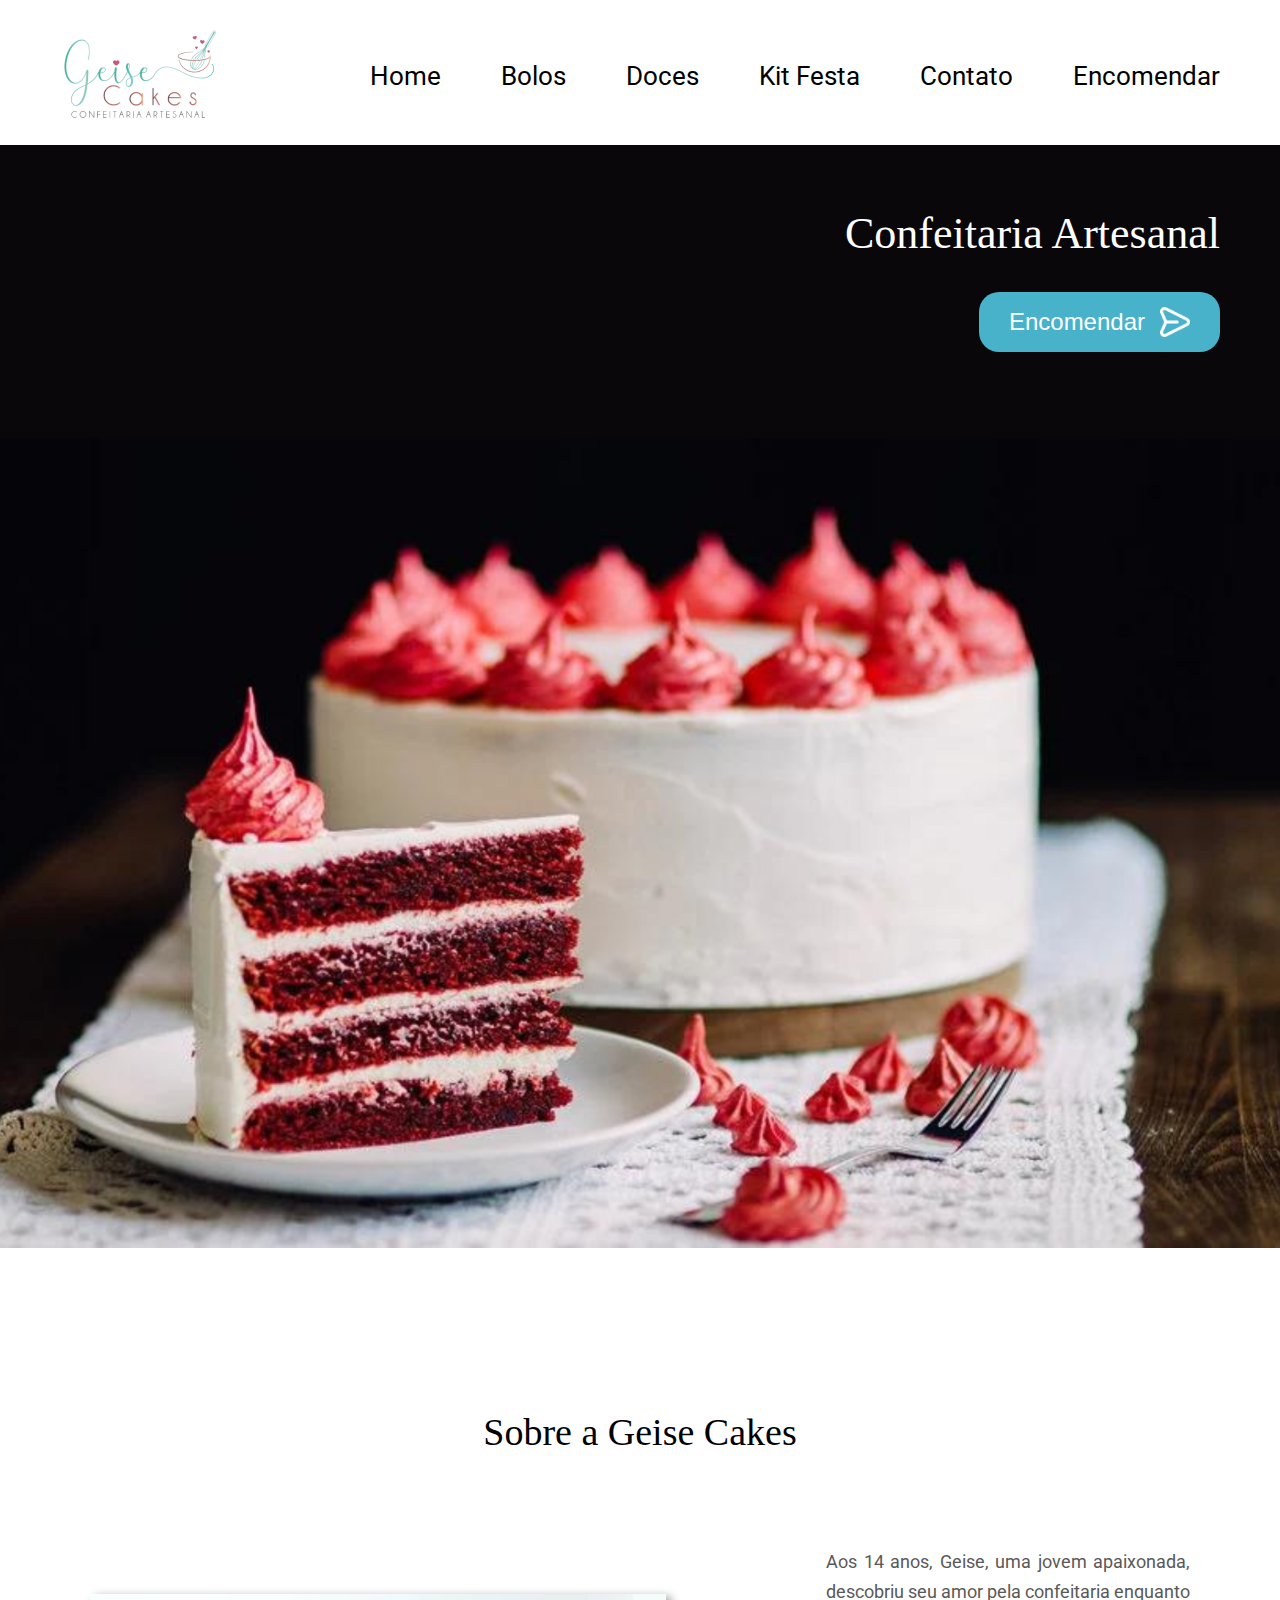
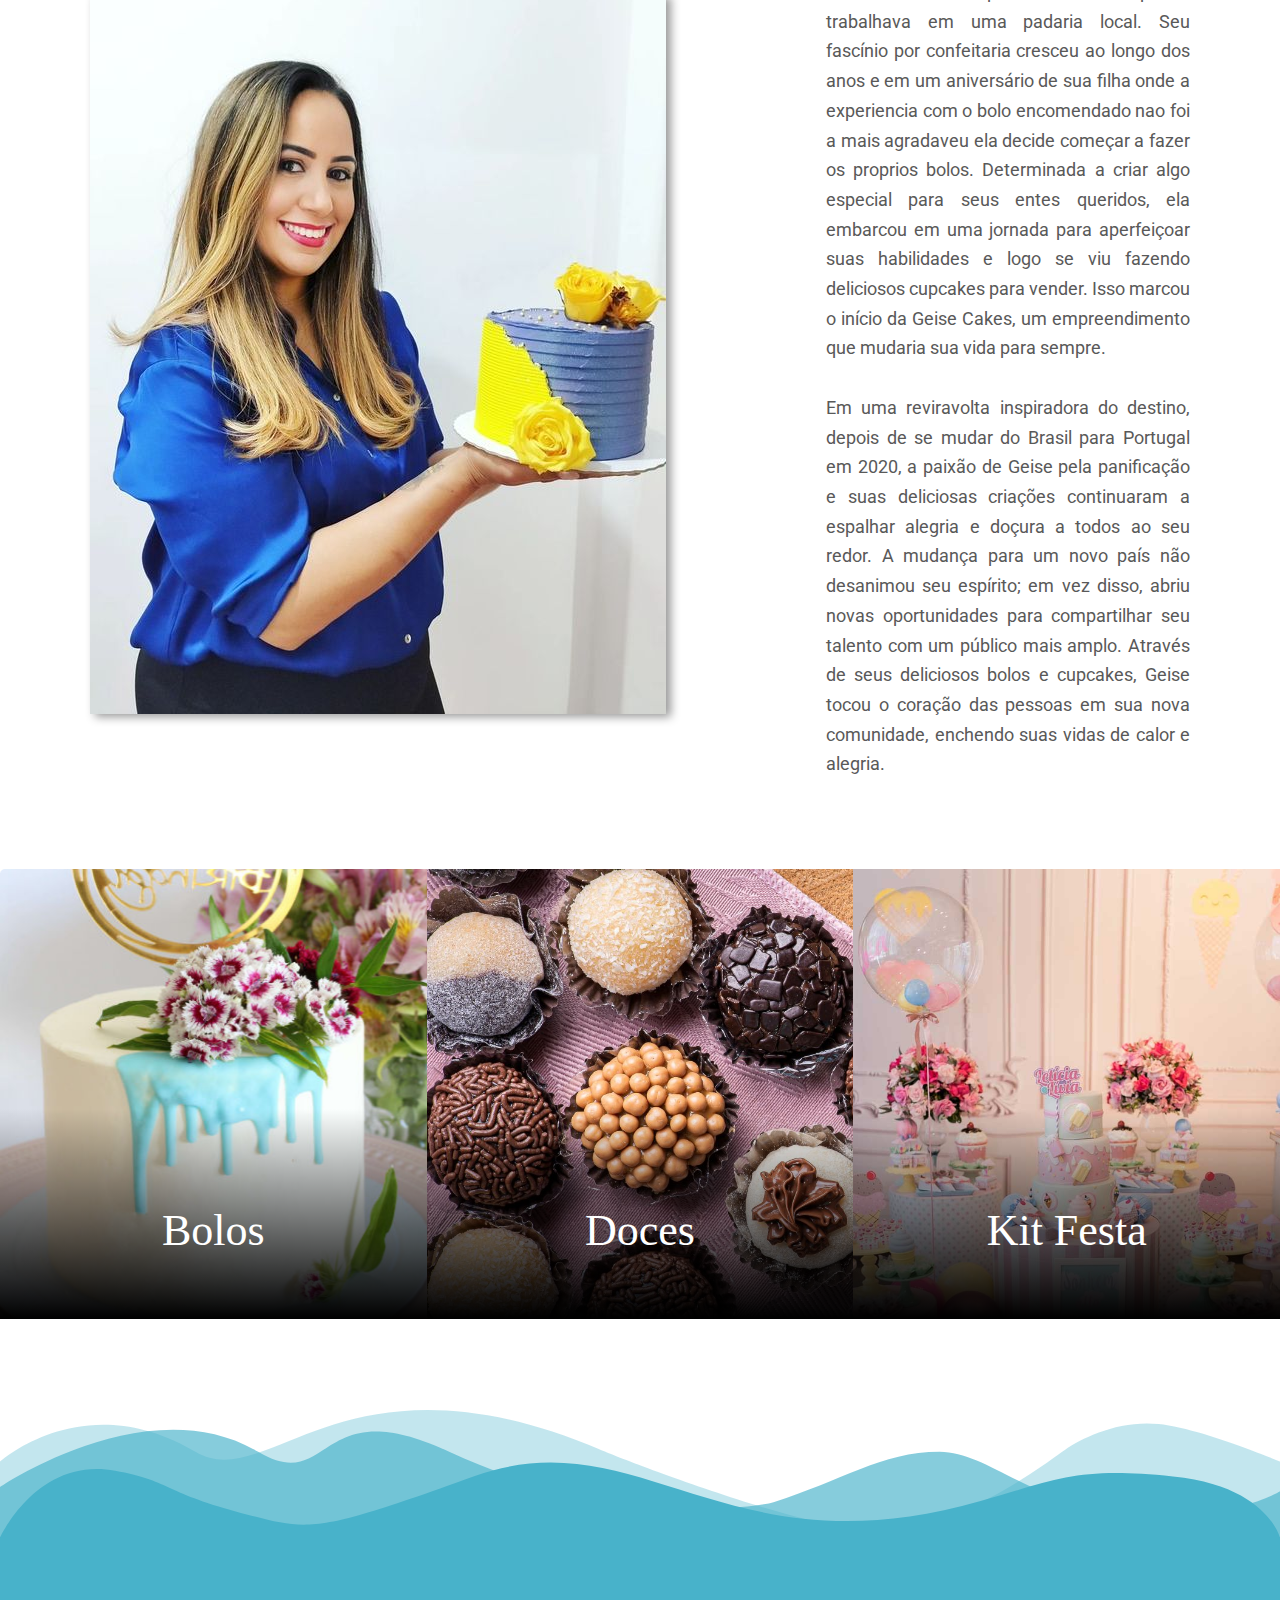
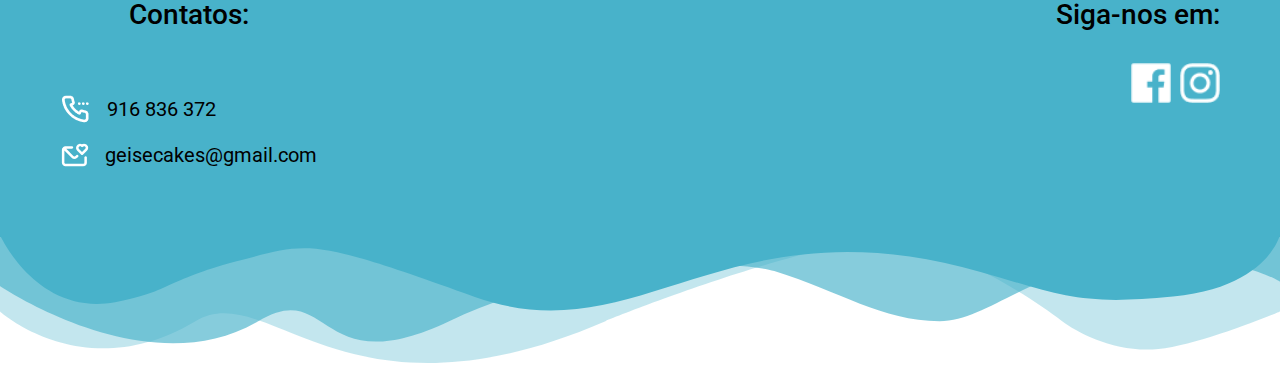
<file: index.html>
<!DOCTYPE html>
<html lang="en">
<head>
    <meta charset="UTF-8">
    <meta http-equiv="X-UA-Compatible" content="IE=edge">
    <meta name="viewport" content="width=device-width, initial-scale=1.0">
    <link rel="stylesheet" href="css/reset.css">
    <link rel="stylesheet" href="css/style.css">
    <link href='https://fonts.googleapis.com/css?family=Roboto' rel='stylesheet'>
    <link href = " https://fonts.cdnfonts.com/css/milonga " rel = "stylesheet" >
    <title>Geise Cakes</title>
</head>
<body>
    <header>
		<div class="logo">
            <a href="index.html"> <img src="image/logogeisecakes.png" alt="Logo Geise Cakes"></a>
		</div>
        <nav class="menu">
            <div class="espaco"></div>
            <ul class="conteudo">
                <li class="1 decoracaomenu"> <a href="index.html"> Home</a></li>
                <li class="2 decoracaomenu"> <a href="bolos.html"> Bolos</a></li>
                <li class="3 decoracaomenu"><a href="doces.html">Doces</a></li>
                <li class="4 decoracaomenu"><a href="kitfesta.html">Kit Festa</a></li>
                <li class="5 decoracaomenu"><a href="contato.html">Contato</a></li>
                <li class="6 decoracaomenu"><a href="encomendar.html">Encomendar</a></li>
                
            </ul>
			<button class="buttonclose">X</button>
        </nav>
		<div class="menu-overlay"></div>
		<div class="menu-mobile"></div>
    </header>
   
    <div class="imagemHome">
        <div class="chamadadeacao">
            <h1>Confeitaria Artesanal</h1>
           <div class="edicaobutton">
             <button  onclick="window.location.href = 'encomendar.html'">Encomendar <img class="seta" src="image/Vector.png" alt="icon de seta"></button>
            </div>
        </div>

    </div>
    <div class="sobre">
        <h2 class="h2sobre">Sobre a Geise Cakes</h2>
        <div class="conteudosobre">
            <div class="imgsobre"><img src="image/Geise.jpg" alt=""></div>
            <div class="paragrafosobre">  
                <p>Aos 14 anos, Geise, uma jovem apaixonada, descobriu seu amor pela confeitaria enquanto trabalhava em uma padaria local. Seu fascínio por confeitaria cresceu ao longo dos anos e em um aniversário de sua filha onde a experiencia com o bolo encomendado nao foi a mais agradaveu ela decide começar a fazer os proprios bolos. Determinada a criar algo especial para seus entes queridos, ela embarcou em uma jornada para aperfeiçoar suas habilidades e logo se viu fazendo deliciosos cupcakes para vender. Isso marcou o início da Geise Cakes, um empreendimento que mudaria sua vida para sempre.</p>

                <p class="padding-top-s">Em uma reviravolta inspiradora do destino, depois de se mudar do Brasil para Portugal em 2020, a paixão de Geise pela panificação e suas deliciosas criações continuaram a espalhar alegria e doçura a todos ao seu redor. A mudança para um novo país não desanimou seu espírito; em vez disso, abriu novas oportunidades para compartilhar seu talento com um público mais amplo. Através de seus deliciosos bolos e cupcakes, Geise tocou o coração das pessoas em sua nova comunidade, enchendo suas vidas de calor e alegria.</p>

            </div>
    </div>

    <div class="imagens">
        <div class="pagina bolo">
            <a class="decoracao" href="bolos.html">Bolos</a> 
            <div class="gradiente" ></div>
            
        </div>
        <div class="pagina doces">
            <a class="decoracao" href="doces.html">Doces</a>
            <div class="gradiente" ></div>
            
        </div>
        <div class="pagina kitfesta">
            <a class="decoracao" href="kitfesta.html">Kit Festa</a>
            <div class="gradiente" ></div>
            
        </div>
    </div>
    <section>
        <div><svg class="onda topo" xmlns="http://www.w3.org/2000/svg" viewBox="0 0 1000 100" preserveAspectRatio="none">
                <path class="elementor-shape-fill" opacity="0.33" d="M473,67.3c-203.9,88.3-263.1-34-320.3,0C66,119.1,0,59.7,0,59.7V0h1000v59.7 c0,0-62.1,26.1-94.9,29.3c-32.8,3.3-62.8-12.3-75.8-22.1C806,49.6,745.3,8.7,694.9,4.7S492.4,59,473,67.3z"></path>
                <path class="elementor-shape-fill" opacity="0.66" d="M734,67.3c-45.5,0-77.2-23.2-129.1-39.1c-28.6-8.7-150.3-10.1-254,39.1 s-91.7-34.4-149.2,0C115.7,118.3,0,39.8,0,39.8V0h1000v36.5c0,0-28.2-18.5-92.1-18.5C810.2,18.1,775.7,67.3,734,67.3z"></path>
                <path class="elementor-shape-fill" d="M766.1,28.9c-200-57.5-266,65.5-395.1,19.5C242,1.8,242,5.4,184.8,20.6C128,35.8,132.3,44.9,89.9,52.5C28.6,63.7,0,0,0,0 h1000c0,0-9.9,40.9-83.6,48.1S829.6,47,766.1,28.9z"></path>
            </svg></div>
     
        <div class="footer">
            
            <div class="contatos ct"> 
                <h4>Contatos:</h4> 
                     <p class="telefone " > <img src="image/calling.png" alt=""> 916 836 372</p>
                     <p class="email " > <img src="image/envelope-heart.png" alt=""> geisecakes@gmail.com</p>     
            </div> 
    
            <div class="siga ct">
                <h4>Siga-nos em:</h4>
                <div class="social">
                    <img class="iconsocial" src="image/facebook.png" alt="logo facebook">
                    <img class="iconsocial" src="image/instagram.png" alt="logo instagram">
                </div>
            </div>
        </div>

        <div>
            <svg class="onda" xmlns="http://www.w3.org/2000/svg" viewBox="0 0 1000 100" preserveAspectRatio="none">
                <path class="elementor-shape-fill" opacity="0.33" d="M473,67.3c-203.9,88.3-263.1-34-320.3,0C66,119.1,0,59.7,0,59.7V0h1000v59.7 c0,0-62.1,26.1-94.9,29.3c-32.8,3.3-62.8-12.3-75.8-22.1C806,49.6,745.3,8.7,694.9,4.7S492.4,59,473,67.3z" ></path>
                <path class="elementor-shape-fill" opacity="0.66" d="M734,67.3c-45.5,0-77.2-23.2-129.1-39.1c-28.6-8.7-150.3-10.1-254,39.1 s-91.7-34.4-149.2,0C115.7,118.3,0,39.8,0,39.8V0h1000v36.5c0,0-28.2-18.5-92.1-18.5C810.2,18.1,775.7,67.3,734,67.3z"></path>
                <path class="elementor-shape-fill" d="M766.1,28.9c-200-57.5-266,65.5-395.1,19.5C242,1.8,242,5.4,184.8,20.6C128,35.8,132.3,44.9,89.9,52.5C28.6,63.7,0,0,0,0 h1000c0,0-9.9,40.9-83.6,48.1S829.6,47,766.1,28.9z"></path>
            </svg>
        </div>
    </section>
	
	<script src="js/script.js"></script>
</body>
</html>
</file>
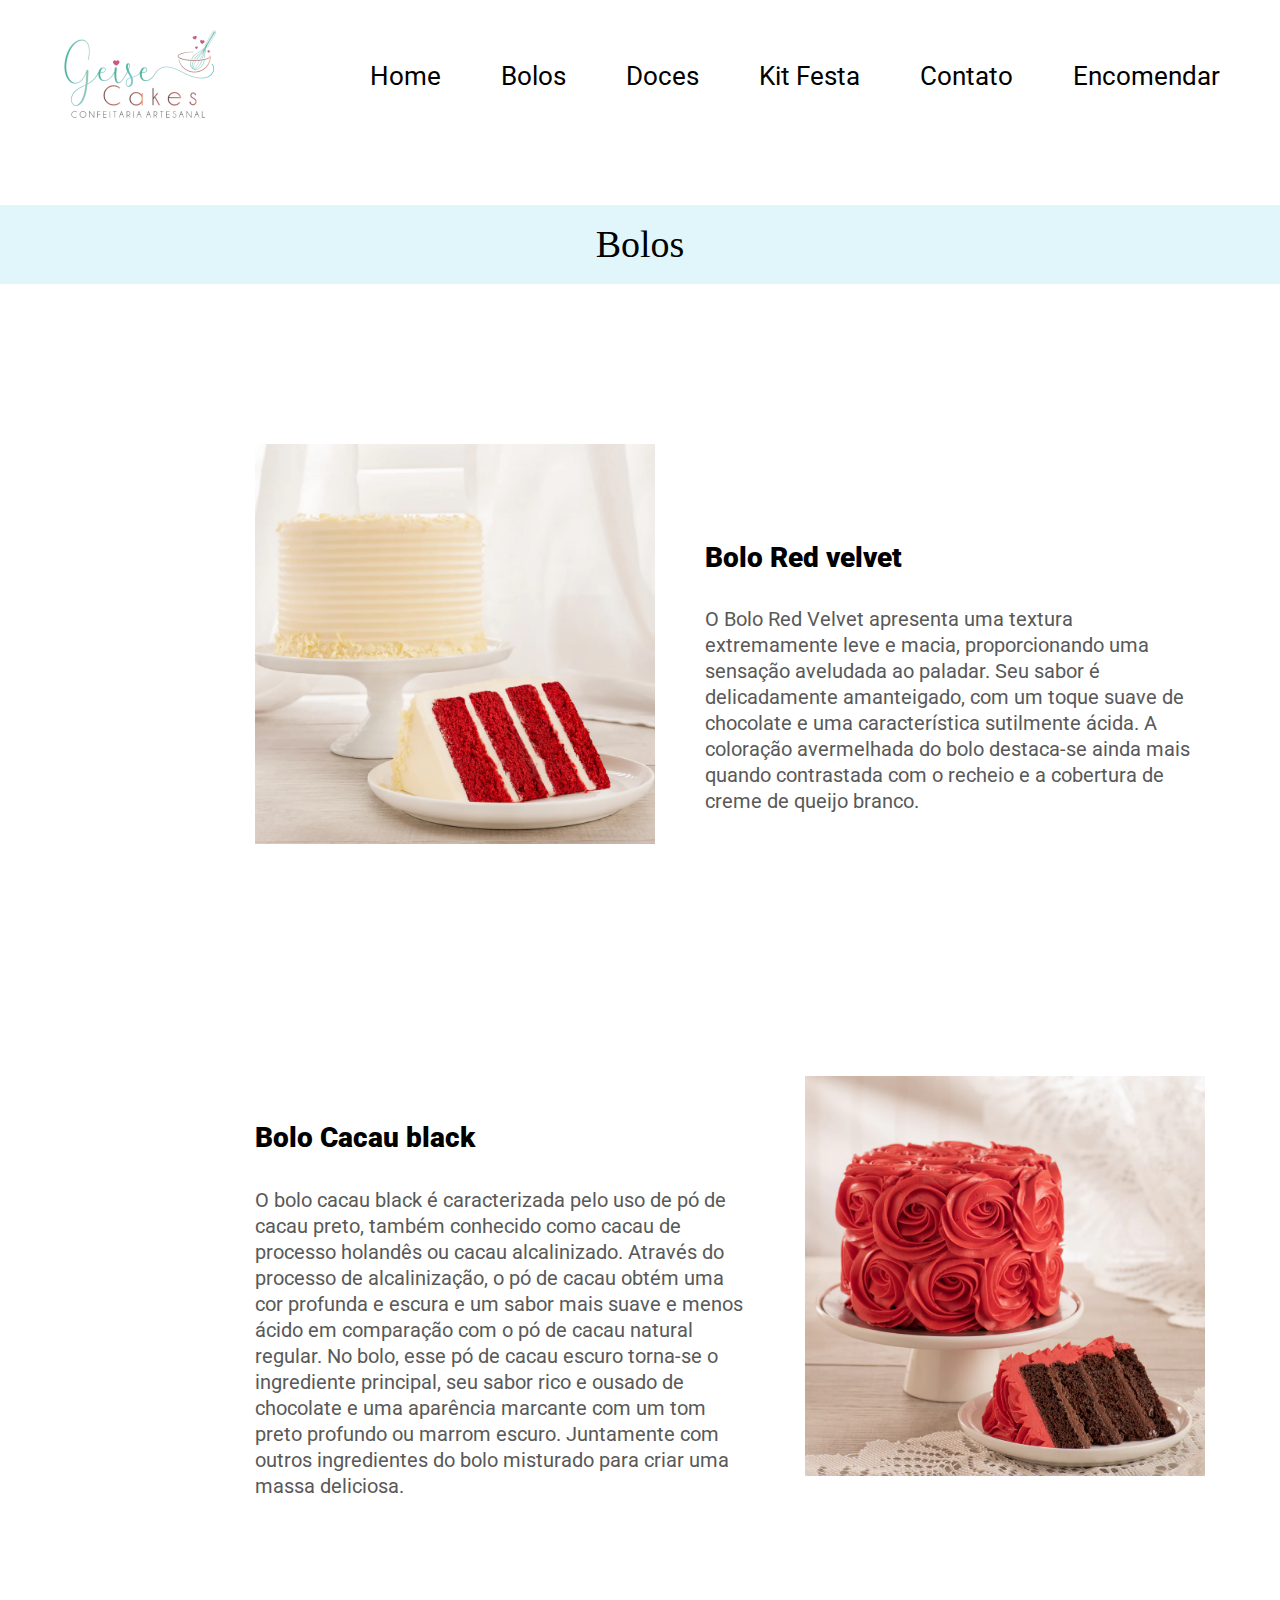
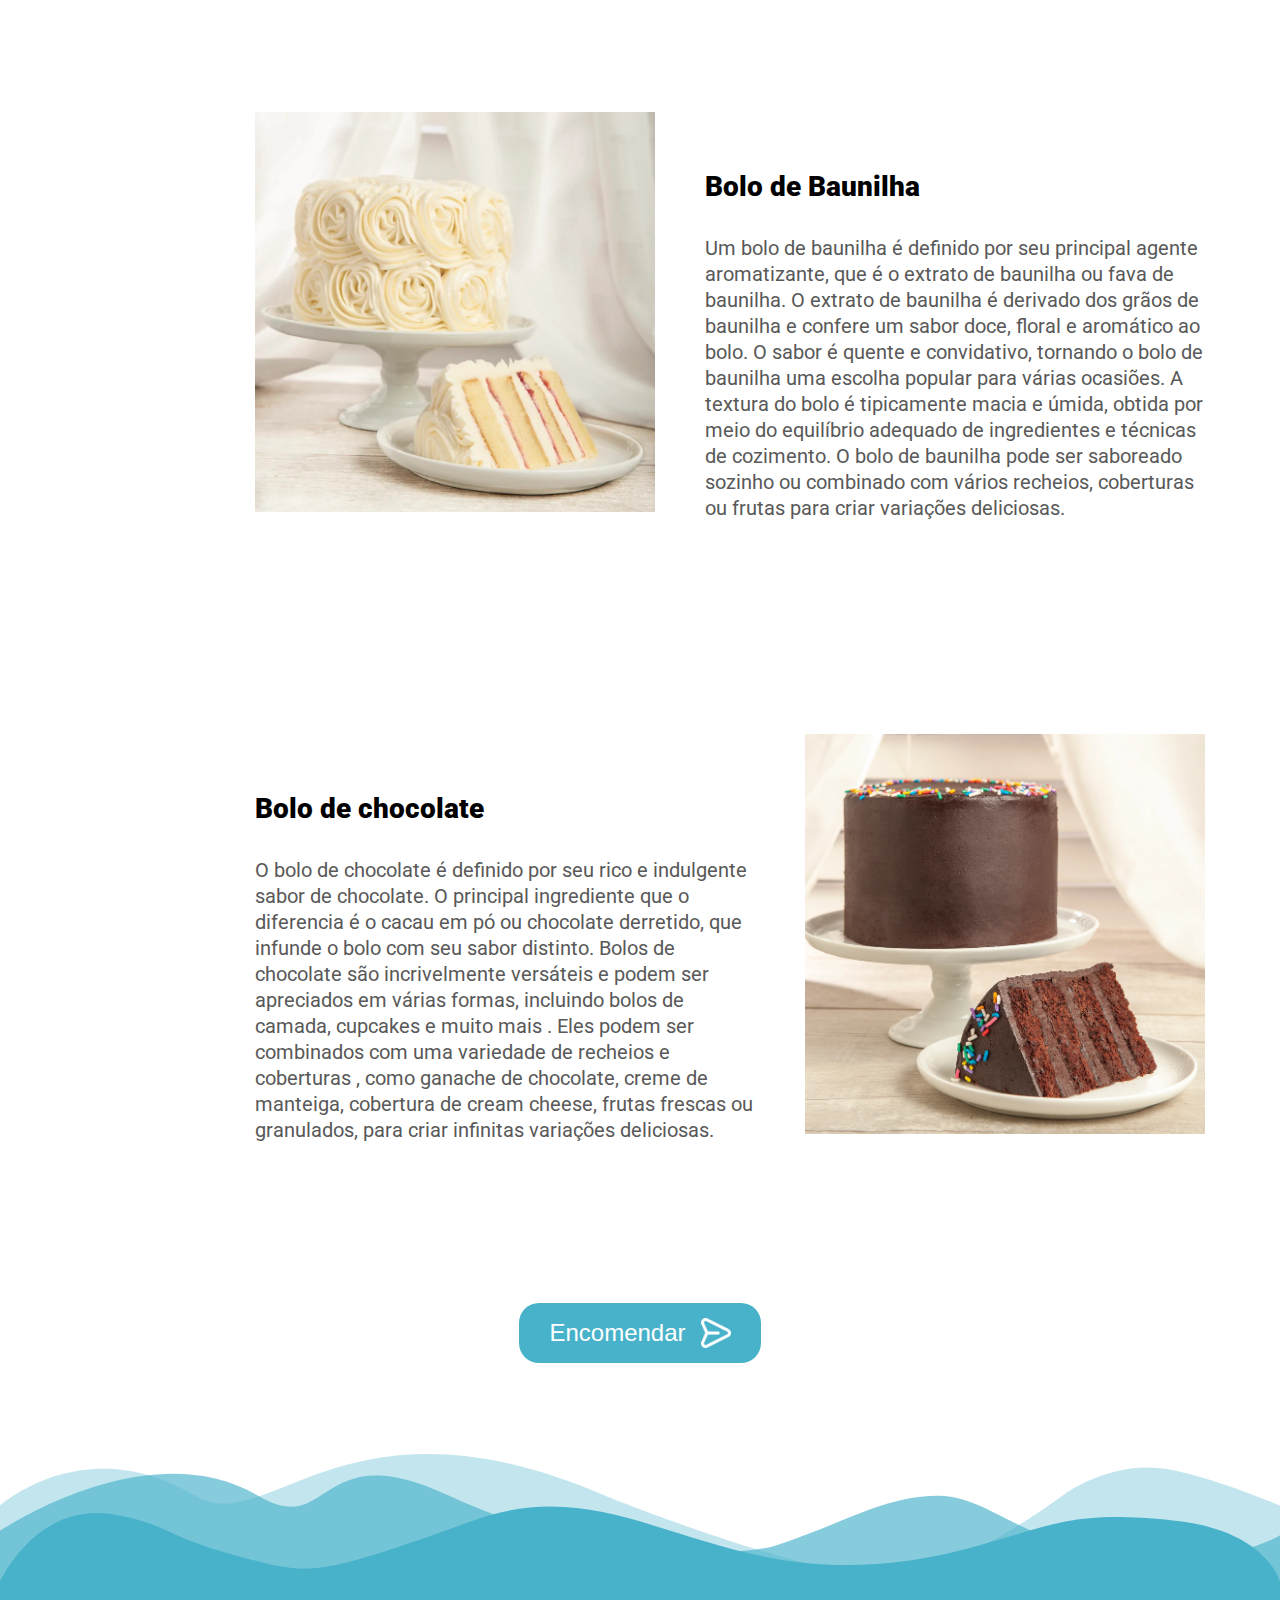
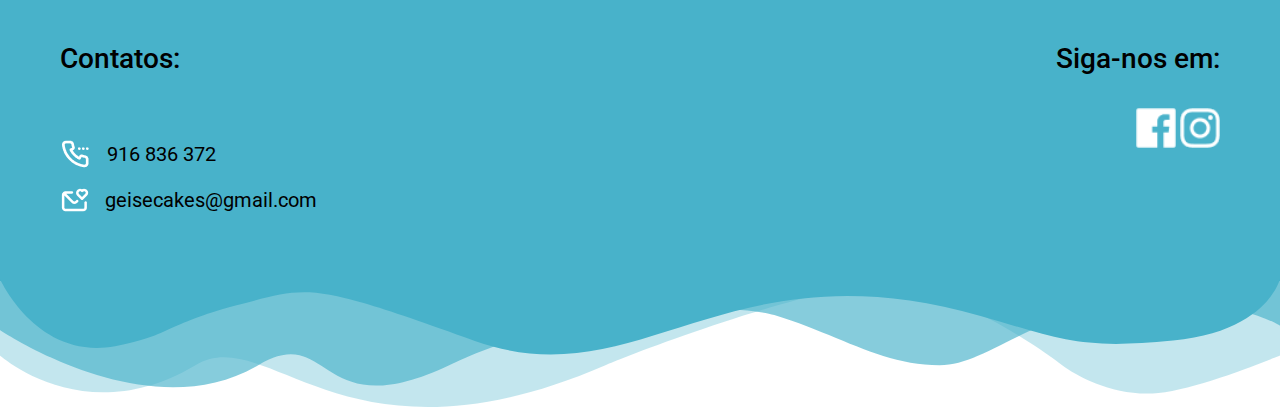
<file: bolos.html>
<!DOCTYPE html>
<html lang="en">
    <head>
        <meta charset="UTF-8">
        <meta name="viewport" content="width=device-width, initial-scale=1.0">
        <link rel="stylesheet" href="css/reset.css">
        <link rel="stylesheet" href="css/style.css">
        <link href='https://fonts.googleapis.com/css?family=Roboto' rel='stylesheet'>
        <link href = " https://fonts.cdnfonts.com/css/milonga " rel = "stylesheet" >
        <title>Bolos</title>
    </head>
    <body>
        <header>
		<div class="logo">
            <a href="index.html"> <img src="image/logogeisecakes.png" alt="Logo Geise Cakes"></a>
		</div>
        <nav class="menu">
            <div class="espaco"></div>
            <ul class="conteudo">
                <li class="1 decoracaomenu"> <a href="index.html"> Home</a></li>
                <li class="2 decoracaomenu"> <a href="bolos.html"> Bolos</a></li>
                <li class="3 decoracaomenu"><a href="doces.html">Doces</a></li>
                <li class="4 decoracaomenu"><a href="kitfesta.html">Kit Festa</a></li>
                <li class="5 decoracaomenu"><a href="contato.html">Contato</a></li>
                <li class="6 decoracaomenu"><a href="encomendar.html">Encomendar</a></li>
                
            </ul>
			<button class="buttonclose">X</button>
        </nav>
		<div class="menu-overlay"></div>
		<div class="menu-mobile"></div>
    </header>

        <section>
        <div class="titulopagina"> <h2>Bolos</h2></div>
    

            <div class="card primeirocard">
                <div class="img "> <img src="image/imgredvelvet.webp" alt=""></div>
                <div class="textocard">
                        <h4>Bolo Red velvet</h4>
                        <p class="textocorrido">
                            O Bolo Red Velvet apresenta uma textura extremamente leve e macia, proporcionando uma sensação aveludada ao paladar. Seu sabor é delicadamente amanteigado, com um toque suave de chocolate e uma característica sutilmente ácida. A coloração avermelhada do bolo destaca-se ainda mais quando contrastada com o recheio e a cobertura de creme de queijo branco.</p>
                </div>
            </div>


            <div class="card segundocard">
                
                <div class="textocard">
                    <h4>Bolo Cacau black</h4>
                    <p class="textocorrido">O bolo cacau black é caracterizada pelo uso de pó de cacau preto, também conhecido como cacau de processo holandês ou cacau alcalinizado. Através do processo de alcalinização, o pó de cacau obtém uma cor profunda e escura e um sabor mais suave e menos ácido em comparação com o pó de cacau natural regular.
                         No bolo, esse pó de cacau escuro torna-se o ingrediente principal, seu sabor rico e ousado de chocolate e uma aparência marcante com um tom preto profundo ou marrom escuro. Juntamente com outros ingredientes do bolo misturado para criar uma massa deliciosa.</p>
                </div>
                <div class="img "><img src="image/imgcacaublack.webp" alt=""></div>
            </div>

            <div class="card">
                <div class="img "><img src="image/imgbaunilia.webp" alt=""></div>
                <div class="textocard">
                    <h4>Bolo de Baunilha</h4>
                    <p class="textocorrido">Um bolo de baunilha é definido por seu principal agente aromatizante, que é o extrato de baunilha ou fava de baunilha. O extrato de baunilha é derivado dos grãos de baunilha e confere um sabor doce, floral e aromático ao bolo. O sabor é quente e convidativo, tornando o bolo de baunilha uma escolha popular para várias ocasiões. A textura do bolo é tipicamente macia e úmida, obtida por meio do equilíbrio adequado de ingredientes e técnicas de cozimento. O bolo de baunilha pode ser saboreado sozinho ou combinado com vários recheios, coberturas ou frutas para criar variações deliciosas.</p>
                </div>
            </div>
        
        
            <div class="card segundocard">
                
                <div class="textocard">
                    <h4>Bolo de chocolate</h4>
                    <p class="textocorrido">O bolo de chocolate é definido por seu rico e indulgente sabor de chocolate. O principal ingrediente que o diferencia é o cacau em pó ou chocolate derretido, que infunde o bolo com seu sabor distinto. Bolos de chocolate são incrivelmente versáteis e podem ser apreciados em várias formas, incluindo bolos de camada, cupcakes e muito mais . Eles podem ser combinados com uma variedade de recheios e coberturas , como ganache de chocolate, creme de manteiga, cobertura de cream cheese, frutas frescas ou granulados, para criar infinitas variações deliciosas.</p>
                </div>
                <div class="img "><img src="image/imgchocolate.webp" alt=""></div>
            </div>





            <div class="buttonrestantes"> 
                <button  onclick="window.location.href = 'encomendar.html'">Encomendar <img class="seta" src="image/Vector.png" alt="icon de seta"></button>
            </div>

            <section>
                <div><svg class="onda topo" xmlns="http://www.w3.org/2000/svg" viewBox="0 0 1000 100" preserveAspectRatio="none">
                        <path class="elementor-shape-fill" opacity="0.33" d="M473,67.3c-203.9,88.3-263.1-34-320.3,0C66,119.1,0,59.7,0,59.7V0h1000v59.7 c0,0-62.1,26.1-94.9,29.3c-32.8,3.3-62.8-12.3-75.8-22.1C806,49.6,745.3,8.7,694.9,4.7S492.4,59,473,67.3z"></path>
                        <path class="elementor-shape-fill" opacity="0.66" d="M734,67.3c-45.5,0-77.2-23.2-129.1-39.1c-28.6-8.7-150.3-10.1-254,39.1 s-91.7-34.4-149.2,0C115.7,118.3,0,39.8,0,39.8V0h1000v36.5c0,0-28.2-18.5-92.1-18.5C810.2,18.1,775.7,67.3,734,67.3z"></path>
                        <path class="elementor-shape-fill" d="M766.1,28.9c-200-57.5-266,65.5-395.1,19.5C242,1.8,242,5.4,184.8,20.6C128,35.8,132.3,44.9,89.9,52.5C28.6,63.7,0,0,0,0 h1000c0,0-9.9,40.9-83.6,48.1S829.6,47,766.1,28.9z"></path>
                    </svg></div>
             
                <div class="footer">
                    
                    <div class="contatos ct"> 
                        <h4>Contatos:</h4> 
                             <p class="telefone " > <img src="image/calling.png" alt=""> 916 836 372</p>
                             <p class="email " > <img src="image/envelope-heart.png" alt=""> geisecakes@gmail.com</p>     
                    </div> 
            
                    <div class="siga ct">
                        <h4>Siga-nos em:</h4>
                        <div class="social">
                            <img class="iconsocial" src="image/facebook.png" alt="logo facebook">
                            <img class="iconsocial" src="image/instagram.png" alt="logo instagram">
                        </div>
                    </div>
                </div>
    
                <div>
                    <svg class="onda" xmlns="http://www.w3.org/2000/svg" viewBox="0 0 1000 100" preserveAspectRatio="none">
                        <path class="elementor-shape-fill" opacity="0.33" d="M473,67.3c-203.9,88.3-263.1-34-320.3,0C66,119.1,0,59.7,0,59.7V0h1000v59.7 c0,0-62.1,26.1-94.9,29.3c-32.8,3.3-62.8-12.3-75.8-22.1C806,49.6,745.3,8.7,694.9,4.7S492.4,59,473,67.3z" ></path>
                        <path class="elementor-shape-fill" opacity="0.66" d="M734,67.3c-45.5,0-77.2-23.2-129.1-39.1c-28.6-8.7-150.3-10.1-254,39.1 s-91.7-34.4-149.2,0C115.7,118.3,0,39.8,0,39.8V0h1000v36.5c0,0-28.2-18.5-92.1-18.5C810.2,18.1,775.7,67.3,734,67.3z"></path>
                        <path class="elementor-shape-fill" d="M766.1,28.9c-200-57.5-266,65.5-395.1,19.5C242,1.8,242,5.4,184.8,20.6C128,35.8,132.3,44.9,89.9,52.5C28.6,63.7,0,0,0,0 h1000c0,0-9.9,40.9-83.6,48.1S829.6,47,766.1,28.9z"></path>
                    </svg>
                </div>
            </section>

        </section>
		
		<script src="js/script.js"></script>
    </body>
</html>
</file>
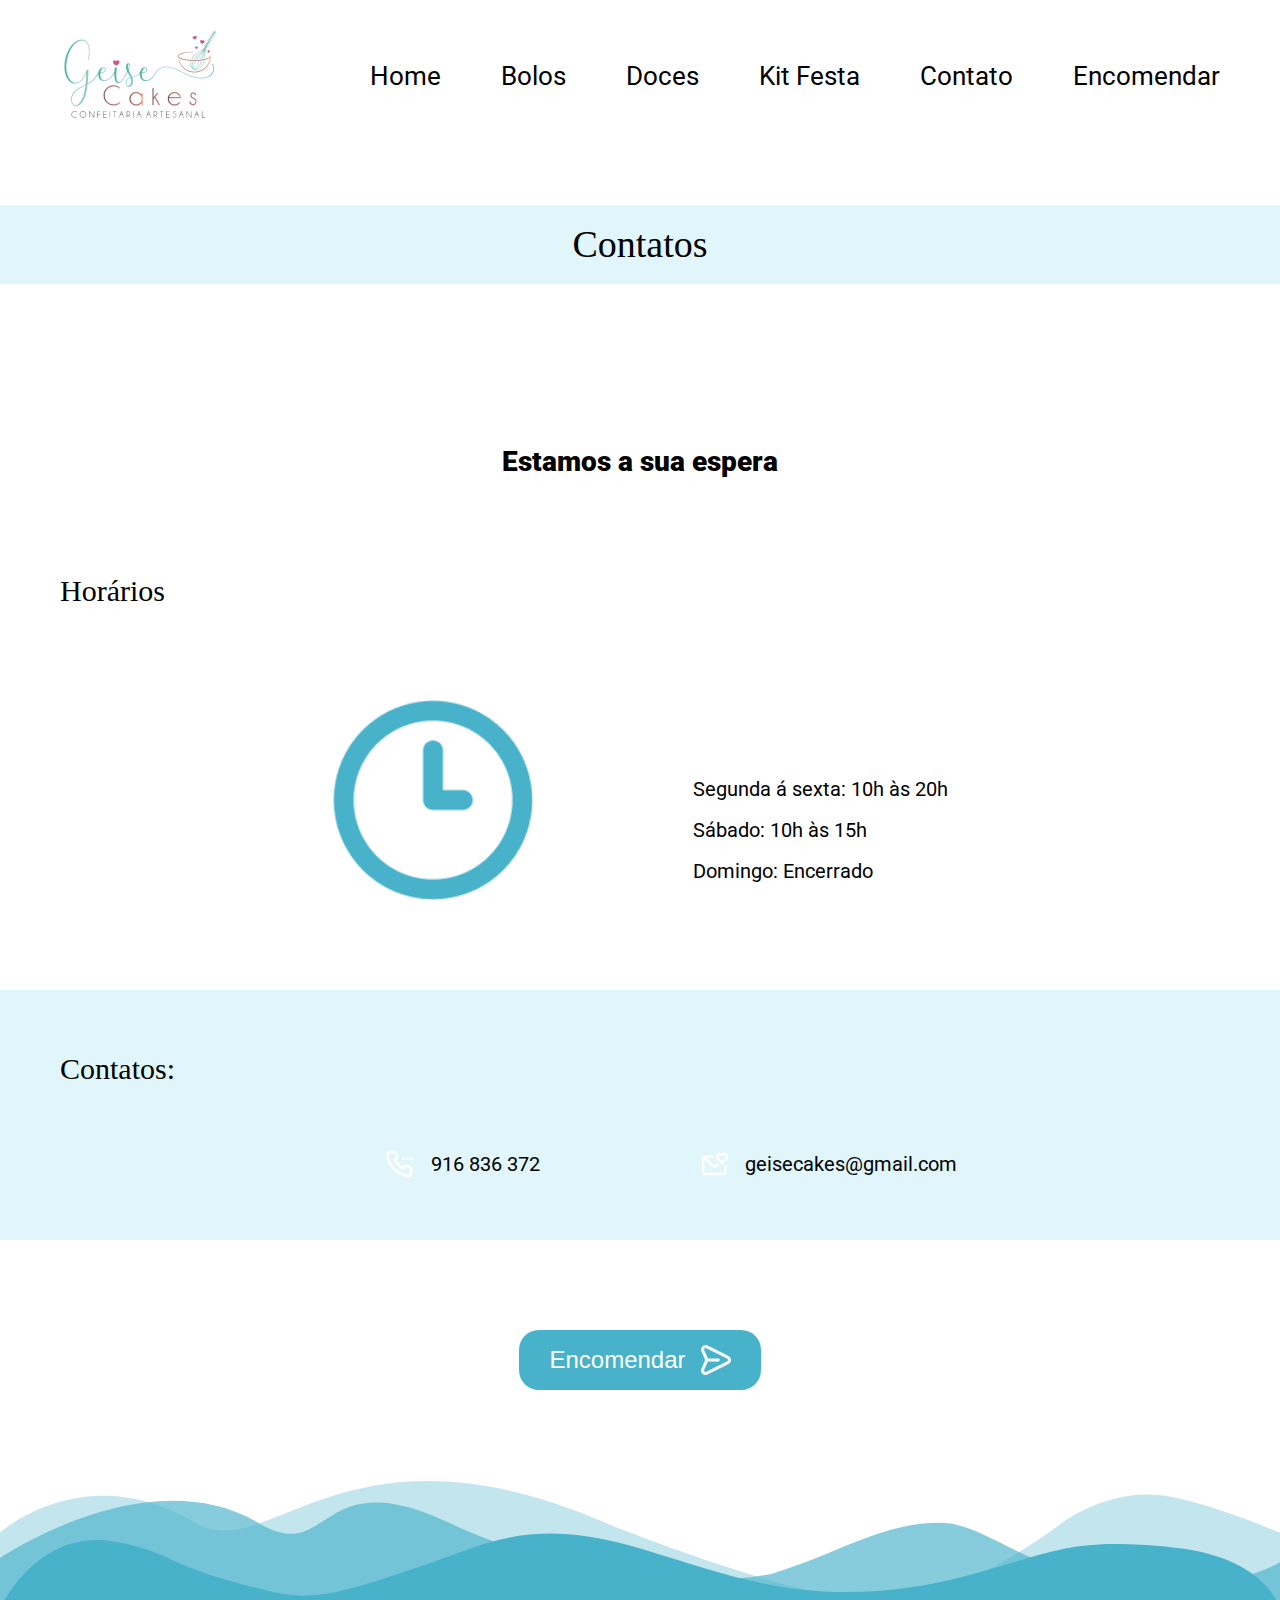
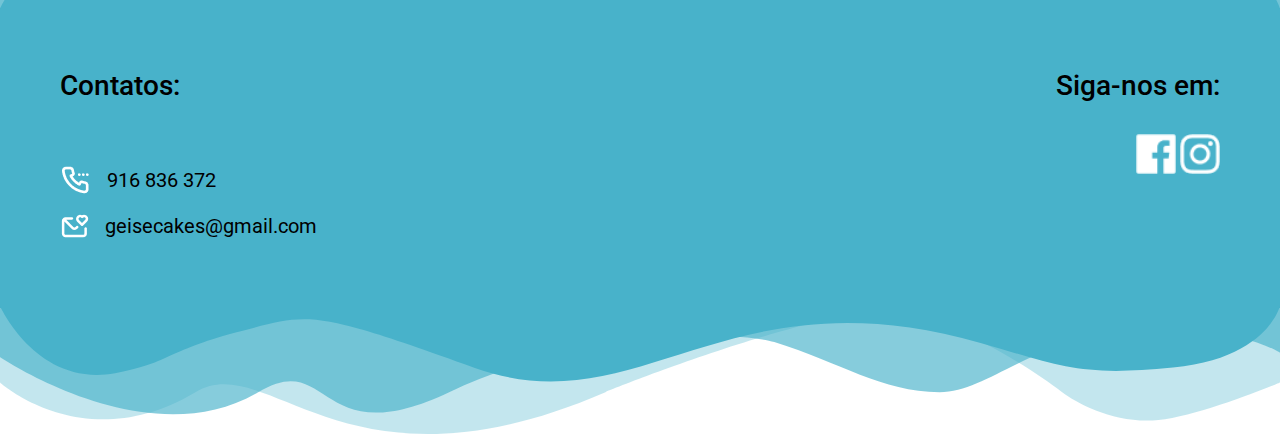
<file: contato.html>
<!DOCTYPE html>
<html lang="en">
    <head>
        <meta charset="UTF-8">
        <meta name="viewport" content="width=device-width, initial-scale=1.0">
        <link rel="stylesheet" href="css/reset.css">
        <link rel="stylesheet" href="css/style.css">
        <link href='https://fonts.googleapis.com/css?family=Roboto' rel='stylesheet'>
        <link href = " https://fonts.cdnfonts.com/css/milonga " rel = "stylesheet" >
        <title>Contato</title>
    </head>
    <body>
        <header>
		<div class="logo">
            <a href="index.html"> <img src="image/logogeisecakes.png" alt="Logo Geise Cakes"></a>
		</div>
        <nav class="menu">
            <div class="espaco"></div>
            <ul class="conteudo">
                <li class="1 decoracaomenu"> <a href="index.html"> Home</a></li>
                <li class="2 decoracaomenu"> <a href="bolos.html"> Bolos</a></li>
                <li class="3 decoracaomenu"><a href="doces.html">Doces</a></li>
                <li class="4 decoracaomenu"><a href="kitfesta.html">Kit Festa</a></li>
                <li class="5 decoracaomenu"><a href="contato.html">Contato</a></li>
                <li class="6 decoracaomenu"><a href="encomendar.html">Encomendar</a></li>
                
            </ul>
			<button class="buttonclose">X</button>
        </nav>
		<div class="menu-overlay"></div>
		<div class="menu-mobile"></div>
    </header>
       
            <div class="titulopagina"> <h2>Contatos</h2></div>
            <h4 class="subtitulo">Estamos a sua espera</h4>
            <div class="horario padding-left-m padding-right-m">
                <h3>Horários</h3>
                <div class="card cardrelogio">
                    <div class="img imgrelogio"> <img class="relogio" src="image/relogio.png" alt=""></div>
                    <div class="textocard">
                        <ul class="textocorridorelogio">
                            <li>Segunda á sexta:  10h às 20h</li>
                            <li class="margin-top-xs">Sábado:  10h às 15h</li>
                            <li class="margin-top-xs">Domingo: Encerrado</li>
                        </ul>
                    </div>
                </div>
            </div>

            <div class="contatos form "> 
                <div class="divcontatos">
                <h3>Contatos:</h3> 
                    <div class="teleemail">
                        <p class="telefone " > <img src="image/calling.png" alt=""> 916 836 372</p>
                        <p class="email emailcont"> <img src="image/envelope-heart.png" alt=""> geisecakes@gmail.com</p> 
                    </div>
                </div>    
            </div> 

            <div class="margin-top-l text-align-center"> <button  onclick="window.location.href = 'encomendar.html'">Encomendar <img class="seta" src="image/Vector.png" alt="icon de seta"></button></div>

            <section>
            <div><svg class="onda topo" xmlns="http://www.w3.org/2000/svg" viewBox="0 0 1000 100" preserveAspectRatio="none">
                    <path class="elementor-shape-fill" opacity="0.33" d="M473,67.3c-203.9,88.3-263.1-34-320.3,0C66,119.1,0,59.7,0,59.7V0h1000v59.7 c0,0-62.1,26.1-94.9,29.3c-32.8,3.3-62.8-12.3-75.8-22.1C806,49.6,745.3,8.7,694.9,4.7S492.4,59,473,67.3z"></path>
                    <path class="elementor-shape-fill" opacity="0.66" d="M734,67.3c-45.5,0-77.2-23.2-129.1-39.1c-28.6-8.7-150.3-10.1-254,39.1 s-91.7-34.4-149.2,0C115.7,118.3,0,39.8,0,39.8V0h1000v36.5c0,0-28.2-18.5-92.1-18.5C810.2,18.1,775.7,67.3,734,67.3z"></path>
                    <path class="elementor-shape-fill" d="M766.1,28.9c-200-57.5-266,65.5-395.1,19.5C242,1.8,242,5.4,184.8,20.6C128,35.8,132.3,44.9,89.9,52.5C28.6,63.7,0,0,0,0 h1000c0,0-9.9,40.9-83.6,48.1S829.6,47,766.1,28.9z"></path>
                </svg></div>
         
            <div class="footer">
                
                <div class="contatos ct"> 
                    <h4>Contatos:</h4> 
                         <p class="telefone " > <img src="image/calling.png" alt=""> 916 836 372</p>
                         <p class="email " > <img src="image/envelope-heart.png" alt=""> geisecakes@gmail.com</p>     
                </div> 
        
                <div class="siga ct">
                    <h4>Siga-nos em:</h4>
                    <div class="social">
                        <img class="iconsocial" src="image/facebook.png" alt="logo facebook">
                        <img class="iconsocial" src="image/instagram.png" alt="logo instagram">
                    </div>
                </div>
            </div>

            <div>
                <svg class="onda" xmlns="http://www.w3.org/2000/svg" viewBox="0 0 1000 100" preserveAspectRatio="none">
                    <path class="elementor-shape-fill" opacity="0.33" d="M473,67.3c-203.9,88.3-263.1-34-320.3,0C66,119.1,0,59.7,0,59.7V0h1000v59.7 c0,0-62.1,26.1-94.9,29.3c-32.8,3.3-62.8-12.3-75.8-22.1C806,49.6,745.3,8.7,694.9,4.7S492.4,59,473,67.3z" ></path>
                    <path class="elementor-shape-fill" opacity="0.66" d="M734,67.3c-45.5,0-77.2-23.2-129.1-39.1c-28.6-8.7-150.3-10.1-254,39.1 s-91.7-34.4-149.2,0C115.7,118.3,0,39.8,0,39.8V0h1000v36.5c0,0-28.2-18.5-92.1-18.5C810.2,18.1,775.7,67.3,734,67.3z"></path>
                    <path class="elementor-shape-fill" d="M766.1,28.9c-200-57.5-266,65.5-395.1,19.5C242,1.8,242,5.4,184.8,20.6C128,35.8,132.3,44.9,89.9,52.5C28.6,63.7,0,0,0,0 h1000c0,0-9.9,40.9-83.6,48.1S829.6,47,766.1,28.9z"></path>
                </svg>
            </div>
        </section>
            <script src="js/script.js"></script>
    </body>
</html>
</file>
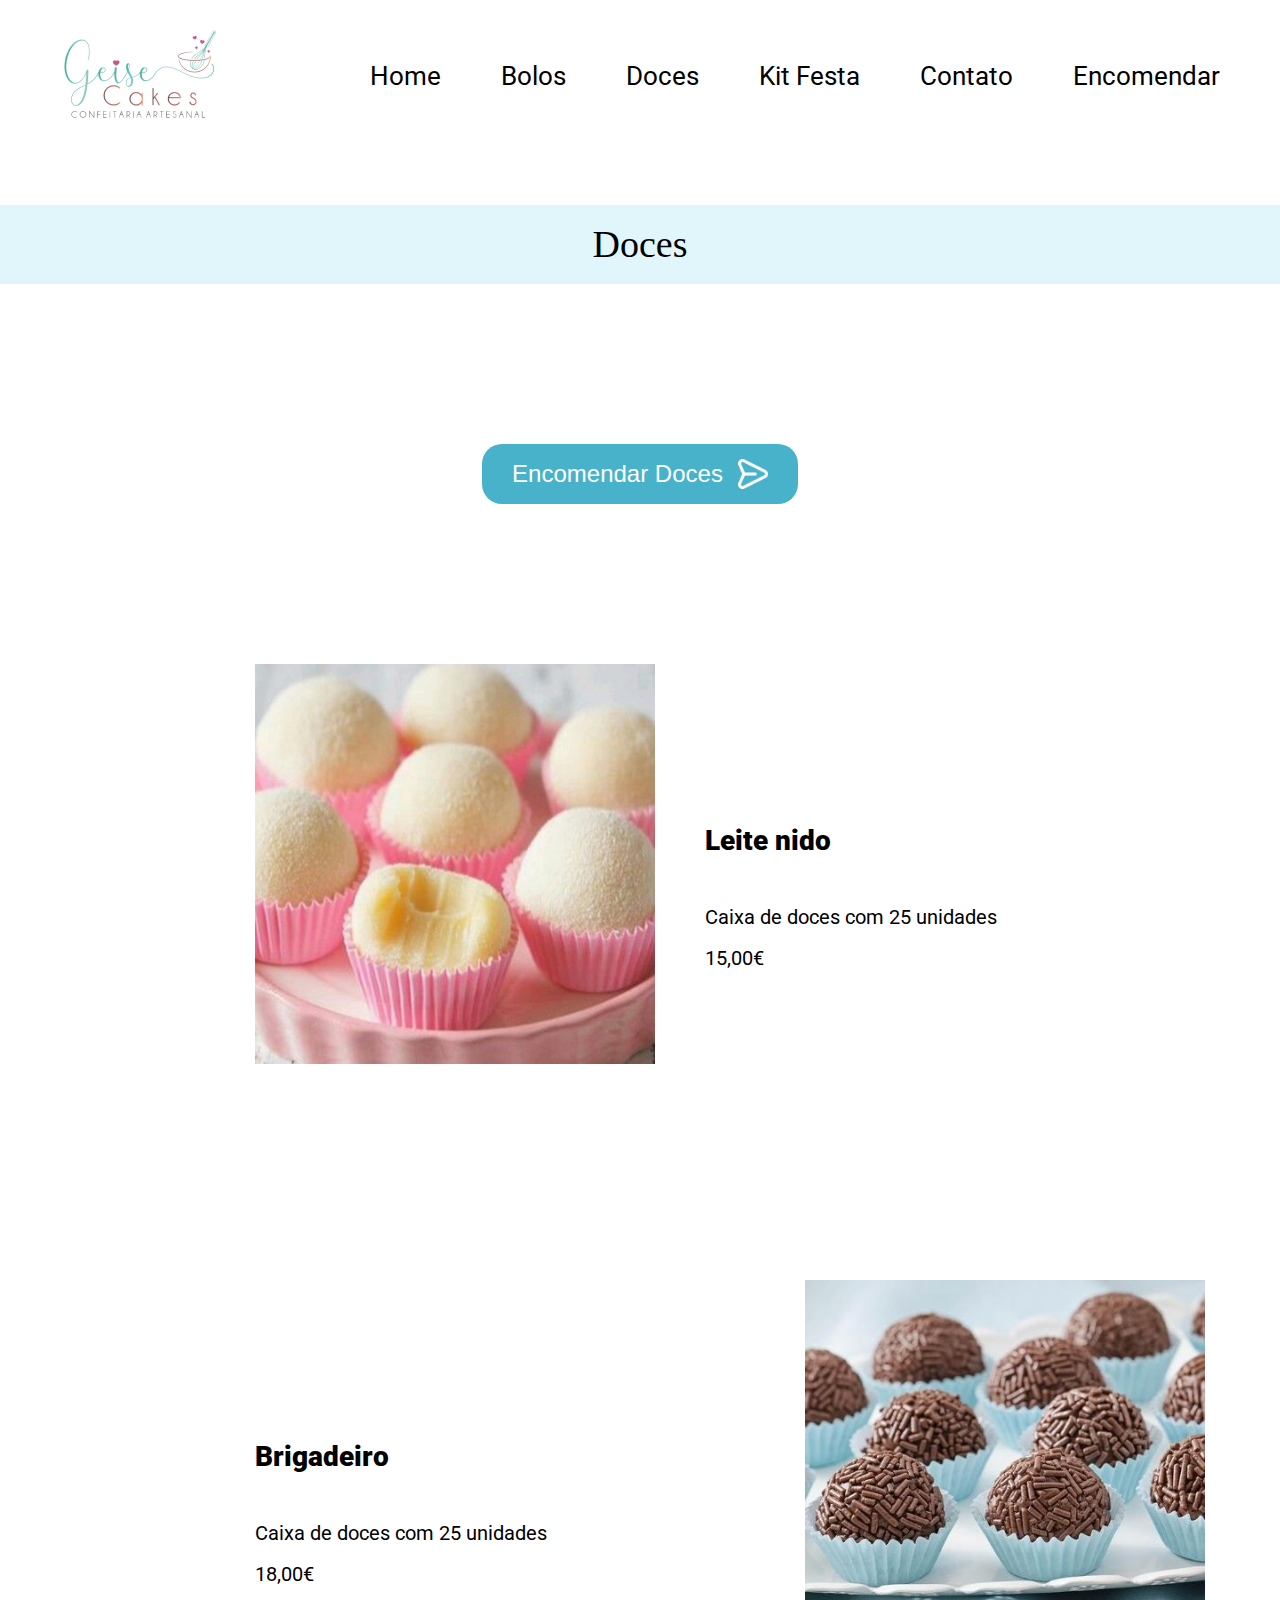
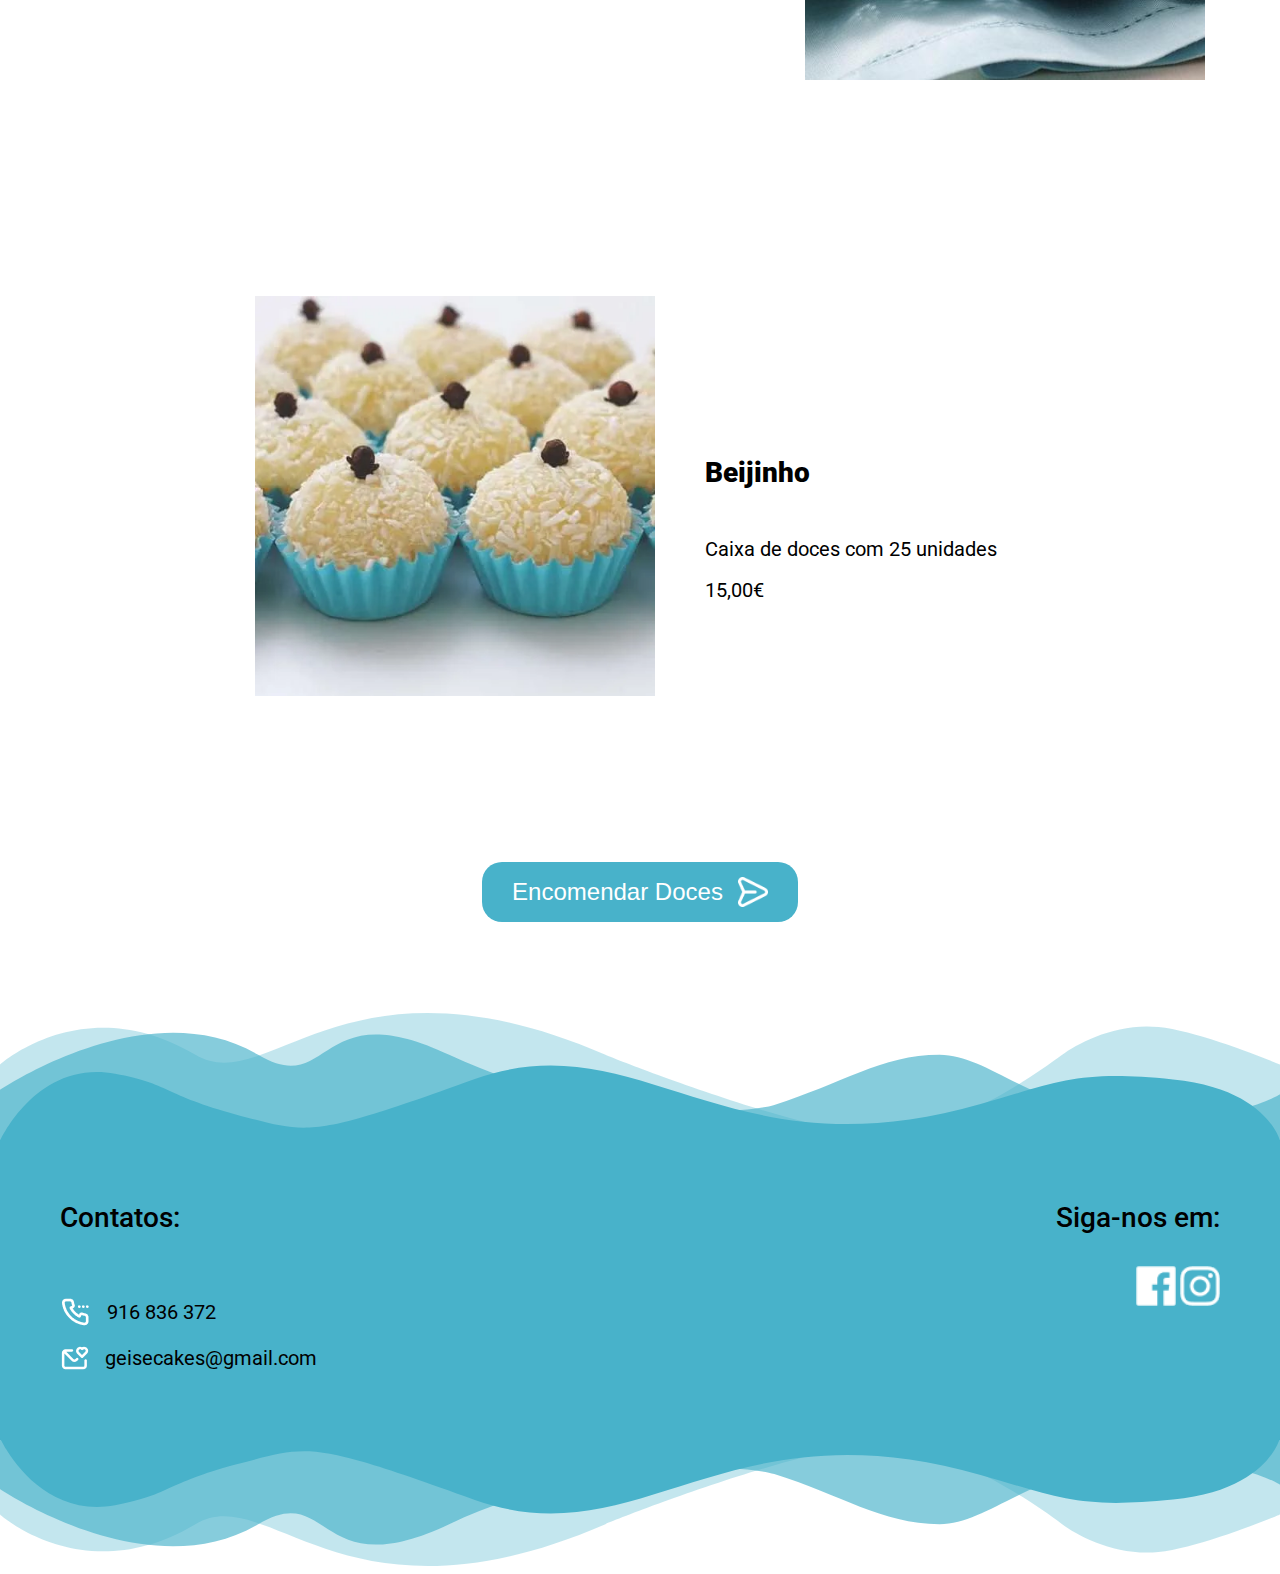
<file: doces.html>
<!DOCTYPE html>
<html lang="en">
<head>
    <meta charset="UTF-8">
    <meta name="viewport" content="width=device-width, initial-scale=1.0">
    <link rel="stylesheet" href="css/reset.css">
    <link rel="stylesheet" href="css/style.css">
    <link href='https://fonts.googleapis.com/css?family=Roboto' rel='stylesheet'>
    <link href = " https://fonts.cdnfonts.com/css/milonga " rel = "stylesheet" >
    <title>Doces</title>
</head>
<body>
    <header>
		<div class="logo">
            <a href="index.html"> <img src="image/logogeisecakes.png" alt="Logo Geise Cakes"></a>
		</div>
        <nav class="menu">
            <div class="espaco"></div>
            <ul class="conteudo">
                <li class="1 decoracaomenu"> <a href="index.html"> Home</a></li>
                <li class="2 decoracaomenu"> <a href="bolos.html"> Bolos</a></li>
                <li class="3 decoracaomenu"><a href="doces.html">Doces</a></li>
                <li class="4 decoracaomenu"><a href="kitfesta.html">Kit Festa</a></li>
                <li class="5 decoracaomenu"><a href="contato.html">Contato</a></li>
                <li class="6 decoracaomenu"><a href="encomendar.html">Encomendar</a></li>
                
            </ul>
			<button class="buttonclose">X</button>
        </nav>
		<div class="menu-overlay"></div>
		<div class="menu-mobile"></div>
    </header>

    <div class="wrapper">
        <div class="titulopagina"> 
            <h2>Doces</h2>
        </div>

        <div class="buttonrestantes"> 
            <button class="btnkit" onclick="openModal();">Encomendar Doces<img class="seta" src="image/Vector.png" alt="icon de seta"></button>
        </div>
    
        <div class="card primeirocard">
            <div class="img "><img src="image/nido.png" alt="">
            </div>
            <div class="textocard">
                <div class="textoh4"><h4>Leite nido</h4></div>
                <ul class="textocorrido">
                    <li>Caixa de doces com 25 unidades</li>
                    <li>15,00€</li>
                </ul>
                </div>
            </div>

            <div class="card segundocard">
                
                <div class="textocard">
                    <h4>Brigadeiro</h4>
                    <ul class="textocorrido">
                        <li>Caixa de doces com 25 unidades</li>
                        <li>18,00€</li>
                    </ul>
                </div>
                <div class="img "><img src="image/doces.jpg" alt=""></div>
            </div>

            <div class="card">
                <div class="img "><img src="image/beijinho.jpg" alt=""></div>
                <div class="textocard">
                    <h4>Beijinho</h4>
                    <ul class="textocorrido">
                        <li>Caixa de doces com 25 unidades</li>
                        <li>15,00€</li>
                    </ul>
                </div>
            </div>

            <div class="buttonrestantes"> 
                <button class="btnkit" onclick="openModal();">Encomendar Doces<img class="seta" src="image/Vector.png" alt="icon de seta"></button>
            </div>
		</div>
		
            <section>
                <div><svg class="onda topo" xmlns="http://www.w3.org/2000/svg" viewBox="0 0 1000 100" preserveAspectRatio="none">
                        <path class="elementor-shape-fill" opacity="0.33" d="M473,67.3c-203.9,88.3-263.1-34-320.3,0C66,119.1,0,59.7,0,59.7V0h1000v59.7 c0,0-62.1,26.1-94.9,29.3c-32.8,3.3-62.8-12.3-75.8-22.1C806,49.6,745.3,8.7,694.9,4.7S492.4,59,473,67.3z"></path>
                        <path class="elementor-shape-fill" opacity="0.66" d="M734,67.3c-45.5,0-77.2-23.2-129.1-39.1c-28.6-8.7-150.3-10.1-254,39.1 s-91.7-34.4-149.2,0C115.7,118.3,0,39.8,0,39.8V0h1000v36.5c0,0-28.2-18.5-92.1-18.5C810.2,18.1,775.7,67.3,734,67.3z"></path>
                        <path class="elementor-shape-fill" d="M766.1,28.9c-200-57.5-266,65.5-395.1,19.5C242,1.8,242,5.4,184.8,20.6C128,35.8,132.3,44.9,89.9,52.5C28.6,63.7,0,0,0,0 h1000c0,0-9.9,40.9-83.6,48.1S829.6,47,766.1,28.9z"></path>
                    </svg></div>
             
                <div class="footer">
                    
                    <div class="contatos ct"> 
                        <h4>Contatos:</h4> 
                             <p class="telefone " > <img src="image/calling.png" alt=""> 916 836 372</p>
                             <p class="email " > <img src="image/envelope-heart.png" alt=""> geisecakes@gmail.com</p>     
                    </div> 
            
                    <div class="siga ct">
                        <h4>Siga-nos em:</h4>
                        <div class="social">
                            <img class="iconsocial" src="image/facebook.png" alt="logo facebook">
                            <img class="iconsocial" src="image/instagram.png" alt="logo instagram">
                        </div>
                    </div>
                </div>
    
                <div>
                    <svg class="onda" xmlns="http://www.w3.org/2000/svg" viewBox="0 0 1000 100" preserveAspectRatio="none">
                        <path class="elementor-shape-fill" opacity="0.33" d="M473,67.3c-203.9,88.3-263.1-34-320.3,0C66,119.1,0,59.7,0,59.7V0h1000v59.7 c0,0-62.1,26.1-94.9,29.3c-32.8,3.3-62.8-12.3-75.8-22.1C806,49.6,745.3,8.7,694.9,4.7S492.4,59,473,67.3z" ></path>
                        <path class="elementor-shape-fill" opacity="0.66" d="M734,67.3c-45.5,0-77.2-23.2-129.1-39.1c-28.6-8.7-150.3-10.1-254,39.1 s-91.7-34.4-149.2,0C115.7,118.3,0,39.8,0,39.8V0h1000v36.5c0,0-28.2-18.5-92.1-18.5C810.2,18.1,775.7,67.3,734,67.3z"></path>
                        <path class="elementor-shape-fill" d="M766.1,28.9c-200-57.5-266,65.5-395.1,19.5C242,1.8,242,5.4,184.8,20.6C128,35.8,132.3,44.9,89.9,52.5C28.6,63.7,0,0,0,0 h1000c0,0-9.9,40.9-83.6,48.1S829.6,47,766.1,28.9z"></path>
                    </svg>
                </div>
            </section>

            <div class="modaloverlay">
                <div class="modal">
                    <button class="buttonclose" onclick="closeModal();">X</button>
                    <iframe src="form.html" height="600" width="600"></iframe> 
                </div>
            </div>

            


            <script>
                function openModal(){
                    document.querySelector(".modaloverlay").classList.add("open");
                }

                function closeModal(){
                    document.querySelector(".modaloverlay").classList.remove("open");
                }
            </script>

    </div>
	<script src="js/script.js"></script>
</body>
</html>
</file>
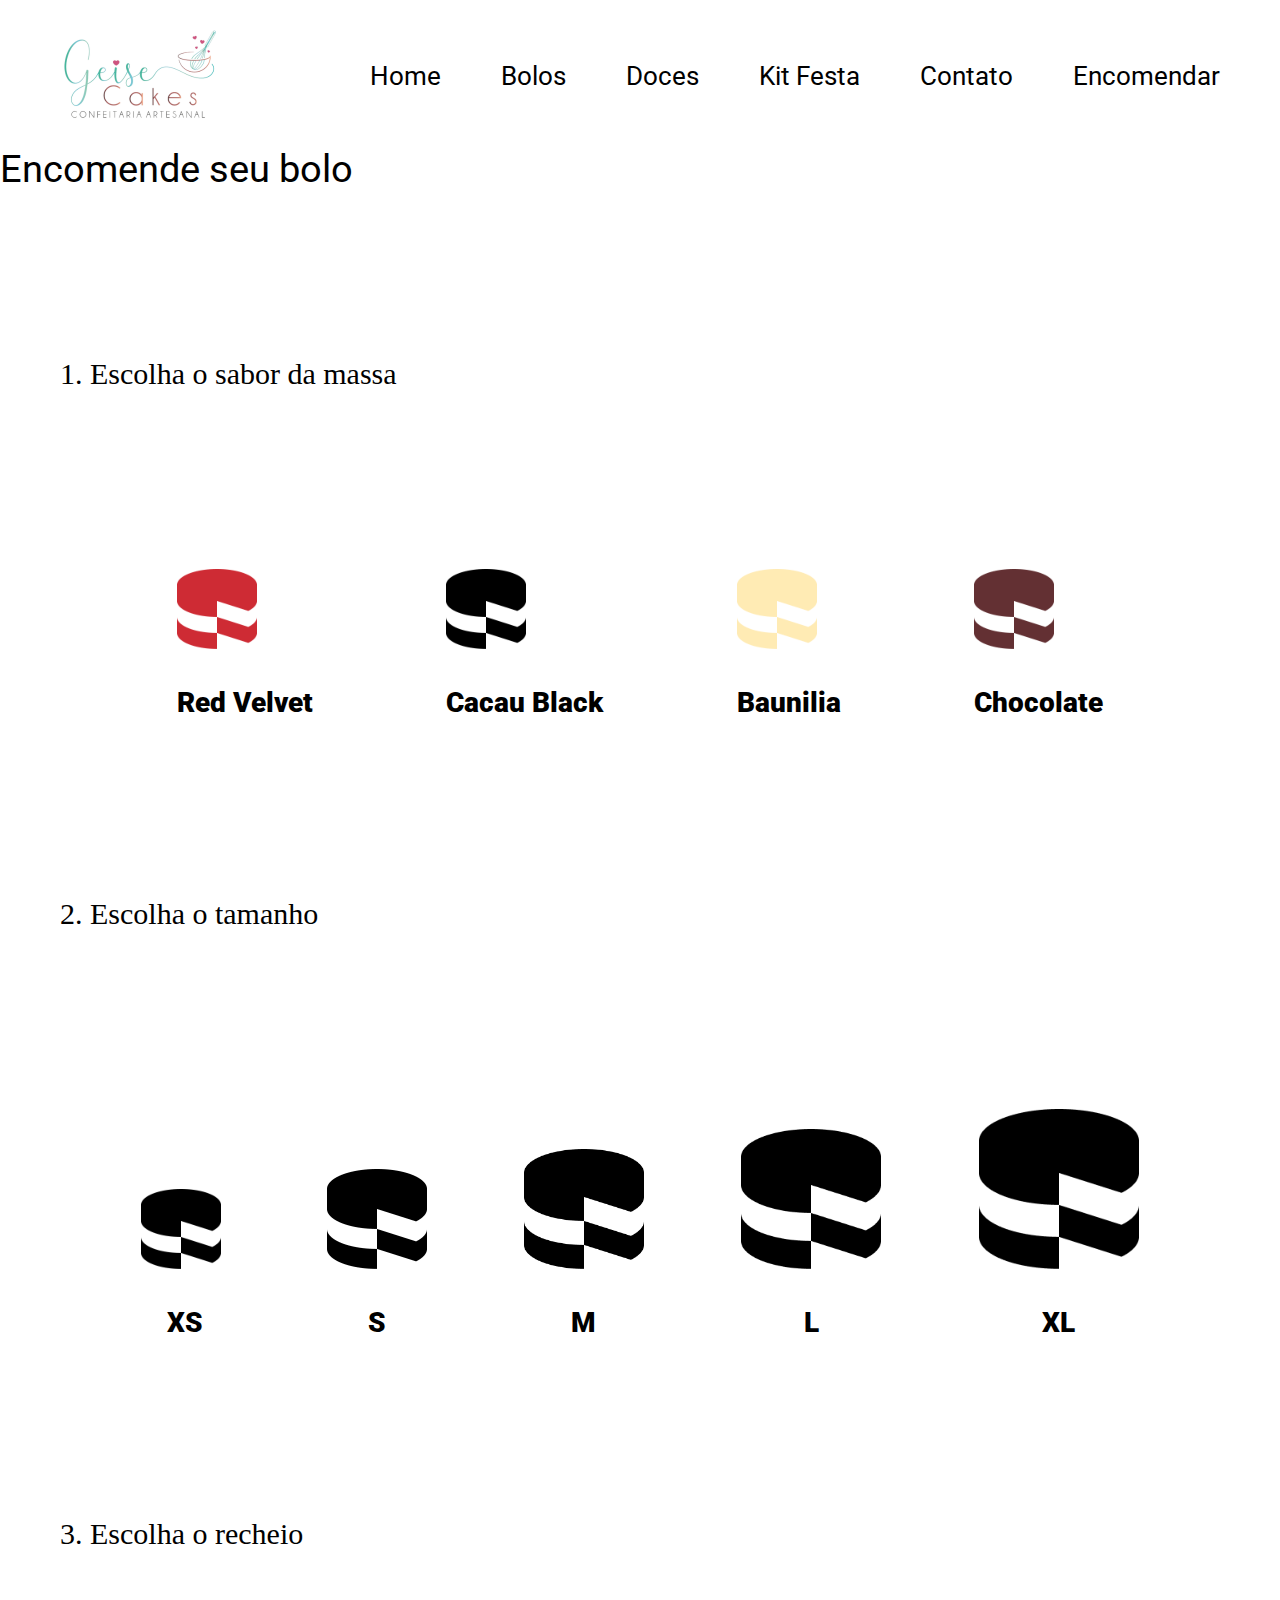
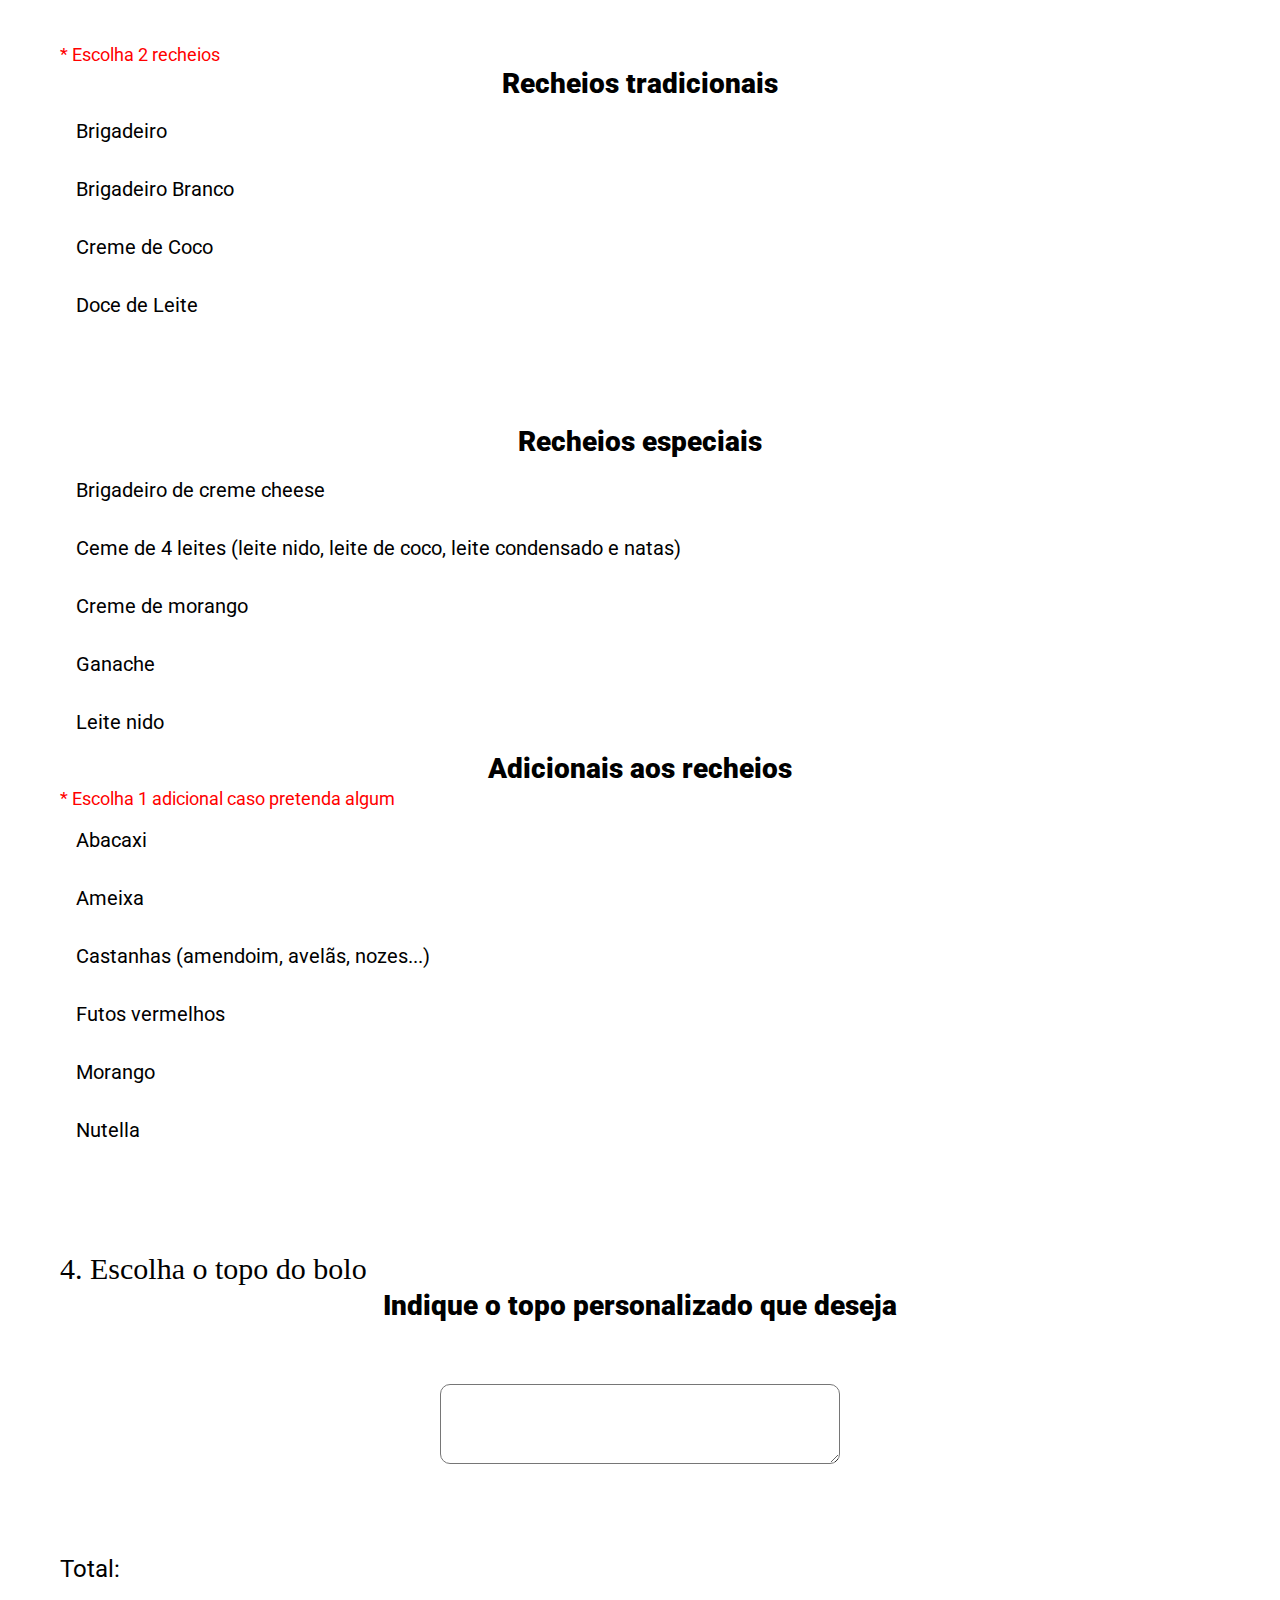
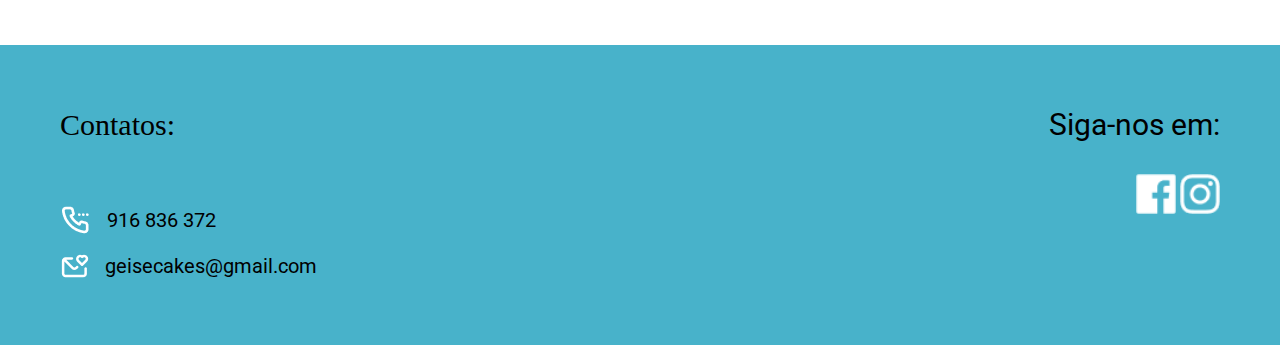
<file: emcomendar.html>
<!DOCTYPE html>
<html lang="en">
<head>
    <meta charset="UTF-8">
    <meta name="viewport" content="width=device-width, initial-scale=1.0">
    <link rel="stylesheet" href="css/reset.css">
    <link rel="stylesheet" href="css/style.css">
    <link href='https://fonts.googleapis.com/css?family=Roboto' rel='stylesheet'>
    <link href = " https://fonts.cdnfonts.com/css/milonga " rel = "stylesheet" >
    <title>Encomendar</title>
</head>
<body>
    <header>
        <nav class="menu">
            <div class="logo">
            <a href="index.html"> <img src="image/logogeisecakes.png" alt="Logo Geise Cakes"></a>
            </div>
            <div class="espaco"></div>
            <ul class="conteudo">
                <li class="1 decoracaomenu" > <a href="index.html"> Home</a></li>
                <li class="2 decoracaomenu"> <a href="bolos.html"> Bolos</a></li>
                <li class="3 decoracaomenu"><a href="doces.html">Doces</a></li>
                <li class="4 decoracaomenu"><a href="kitfesta.html">Kit Festa</a></li>
                <li class="5 decoracaomenu"><a href="contato.html">Contato</a></li>
                <li class="6 decoracaomenu"><a href="emcomendar.html">Encomendar</a></li>
            </ul>
        </nav>
    </header>
    <div class="encomendar">
        <div class="traco"></div>
        <h2>Encomende seu bolo</h2>
        <div class="traco"></div>
    </div>
    <div class="orcamento">
        
        <h3>1. Escolha o sabor da massa</h3>  
            <div class="escolha e1">
                <div class="alinhamento" onclick="mostraPreco(this,'precored', 1)">
                    <img class="sabormassa" src="image/massared.png" alt="Massa Bolo Red Velvet"  >
                    <h4>Red Velvet</h4>
                    <h4 class="preco" id="precored">5,00€</h4>
                </div>

                <div class="alinhamento" onclick="mostraPreco(this,'precoblack', 1)">
                    <img class="sabormassa" src="image/massablack.png" alt="Massa Bolo Black" >
                    <h4>Cacau Black</h4>
                    <h4 class="preco" id="precoblack">5,00€</h4>
                </div>

                <div class="alinhamento" onclick="mostraPreco(this,'precobaunilia',1)">
                    <img class="sabormassa" src="image/massabaunilia.png" alt="Massa Bolo Baunilia" >
                    <h4>Baunilia</h4>
                    <h4 class="preco" id="precobaunilia">0,00€</h4>
                </div>

                <div class="alinhamento" onclick="mostraPreco(this,'precochocolate',1)">
                    <img class="sabormassa" src="image/massachoc.png" alt="Massa Bolo Chocolate" >
                    <h4>Chocolate</h4>
                    <h4 class="preco" id="precochocolate">0,00€</h4>
                </div>
            </div>

        <h3>2. Escolha o tamanho</h3>
            <div class="escolha e2 tamanhomassa" >

                <div class="alinhamento" onclick="mostraPreco(this,'precoxs', 2)">
                    <img class="tamanhoxs" src="image/massablack.png" alt="tamanho xs"  >
                    <h4>XS</h4>
                    <h4 class="preco" id="precoxs">25,00€</h4>
                </div>
                <div class="alinhamento" onclick="mostraPreco(this,'precos',2)">
                    <img class="tamanhos" src="image/massablack.png" alt="tamanho s"  >
                    <h4>S</h4>
                    <h4 class="preco" id="precos">40,00€</h4>
                </div>
                <div class="alinhamento" onclick="mostraPreco(this,'precom',2)">
                    <img class="tamanhom" src="image/massablack.png" alt="tamanho m"  >
                    <h4>M</h4>
                    <h4 class="preco" id="precom">55,00€</h4>
                </div>
                <div class="alinhamento" onclick="mostraPreco(this,'precol',2)">
                    <img class="tamanhol" src="image/massablack.png" alt="tamanho l"  >
                    <h4>L</h4>
                    <h4 class="preco" id="precol">75,00€</h4>
                </div>
                <div class="alinhamento" onclick="mostraPreco(this,'precoxl',2)">
                    <img class="tamanhoxl" src="image/massablack.png" alt="tamanho xl"  >
                    <h4>XL</h4>
                    <h4 class="preco" id="precoxl">95,00€</h4>
                </div>
            </div>

            
        <h3>3. Escolha o recheio</h3>
            <div class=" e3 recheio" >
                <p class="obrigatorio">* Escolha 2 recheios</p>
                <h4 class="titulo">Recheios tradicionais</h4>

                <ul>
                    <li> <div class="alinhamento" onclick="mostraPreco(this,'precobrigadeiro', 3)">
                            <p>Brigadeiro</p>
                            <p class="preco" id="precobrigadeiro">0,00€</p>
                        </div> </li>

                    <li><div class="alinhamento" onclick="mostraPreco(this,'precobrigdeirobranco',3)">
                        <p>Brigadeiro Branco</p>
                        <p class="preco" id="precobrigdeirobranco">0,00€</p>
                    </div> </li>

                    <li><div class="alinhamento" onclick="mostraPreco(this,'precocremedecoco',3)">
                        <p>Creme de Coco</p>
                        <p class="preco" id="precocremedecoco">0,00€</p>
                    </div> </li>

                    <li><div class="alinhamento" onclick="mostraPreco(this,'precodocedeleite',3)">
                        <p>Doce de Leite</p>
                        <p class="preco" id="precodocedeleite">0,00€</p>
                    </div></li>
                </ul>
                
            </div>

            <div class=" e3 recheio" >
                <h4 class="titulo">Recheios especiais</h4>

                <ul>
                    <li> <div class="alinhamento" onclick="mostraPreco(this,'precobrigadeirocremecheese', 3)">
                            <p>Brigadeiro de creme cheese</p>
                            <p class="preco" id="precobrigadeirocremecheese">0,00€</p>
                        </div> </li>

                    <li><div class="alinhamento" onclick="mostraPreco(this,'precocreme4leites',3)">
                        <p>Ceme de 4 leites (leite nido, leite de coco, leite condensado e natas) </p>
                        <p class="preco" id="precocreme4leites">0,00€</p>
                    </div> </li>

                    <li><div class="alinhamento" onclick="mostraPreco(this,'precocremedemorango',3)">
                        <p>Creme de morango</p>
                        <p class="preco" id="precocremedemorango">0,00€</p>
                    </div> </li>

                    <li><div class="alinhamento" onclick="mostraPreco(this,'precoganache',3)">
                        <p>Ganache</p>
                        <p class="preco" id="precoganache">0,00€</p>
                    </div></li>

                    <li><div class="alinhamento" onclick="mostraPreco(this,'precoleitenido',3)">
                        <p>Leite nido</p>
                        <p class="preco" id="precoleitenido">0,00€</p>
                    </div></li>
                </ul>
            </div>
                
                <div class=" e4 recheio" >
                    <h4 class="titulo">Adicionais aos recheios</h4>
                    <p class="obrigatorio">* Escolha 1 adicional caso pretenda algum</p>
    
                    <ul>
                        <li> <div class="alinhamento" onclick="mostraPreco(this,'precoabacaxi', 4)">
                                <p>Abacaxi</p>
                                <p class="preco" id="precoabacaxi">0,00€</p>
                            </div> </li>
    
                        <li><div class="alinhamento" onclick="mostraPreco(this,'precoameixa',4)">
                            <p>Ameixa </p>
                            <p class="preco" id="precoameixa">0,00€</p>
                        </div> </li>
    
                        <li><div class="alinhamento" onclick="mostraPreco(this,'precoamendoim',4)">
                            <p>Castanhas (amendoim, avelãs, nozes...) </p>
                            <p class="preco" id="precoamendoim">0,00€</p>
                        </div> </li>
    
                        <li><div class="alinhamento" onclick="mostraPreco(this,'precofrutosvermelhos',4)">
                            <p>Futos vermelhos</p>
                            <p class="preco" id="precofrutosvermelhos">0,00€</p>
                        </div></li>
    
                        <li><div class="alinhamento" onclick="mostraPreco(this,'precomorango',4)">
                            <p>Morango</p>
                            <p class="preco" id="precomorango">0,00€</p>
                        </div></li>

                        <li><div class="alinhamento" onclick="mostraPreco(this,'preconutella',4)">
                            <p>Nutella</p>
                            <p class="preco" id="preconutella">0,00€</p>
                        </div></li>
                    </ul>
                </div>  
            <h3>4. Escolha o topo do bolo</h3>
                <div class="e5 topo">
                    <h4 class="titulo">Indique o topo personalizado que deseja</h4>
                    <div class="content"><textarea class="bloco"></textarea></div>
                </div>
            










        <div class="resultado" id="resultado">Total:</div>
    </div>
    

    

    <div class="footer">
         
        <div class="contatos"> 
            <h3>Contatos:</h3> 
                 <p class="telefone " > <img src="image/calling.png" alt=""> 916 836 372</p>
                 <p class="email " > <img src="image/envelope-heart.png" alt=""> geisecakes@gmail.com</p>
                
        </div> 

        <div class="siga">
            <h3>Siga-nos em:</h3>
            <div class="social">
                <img class="iconsocial" src="image/facebook.png" alt="logo facebook">
                <img class="iconsocial" src="image/instagram.png" alt="logo instagram">
            </div>
        </div>
    </div>
    <input type='hidden' name="preco_sabor" value="0">
    <input type='hidden' name="preco_tamanho" value="0">
    <input type='hidden' name="preco_recheio" value="0">
    <input type='hidden' name="recheio_selecionado" value="0">
    <script src="js/jquery-3.6.4.min.js"></script>
    <script src="js/script.js"></script>
</body>
</html>
</file>
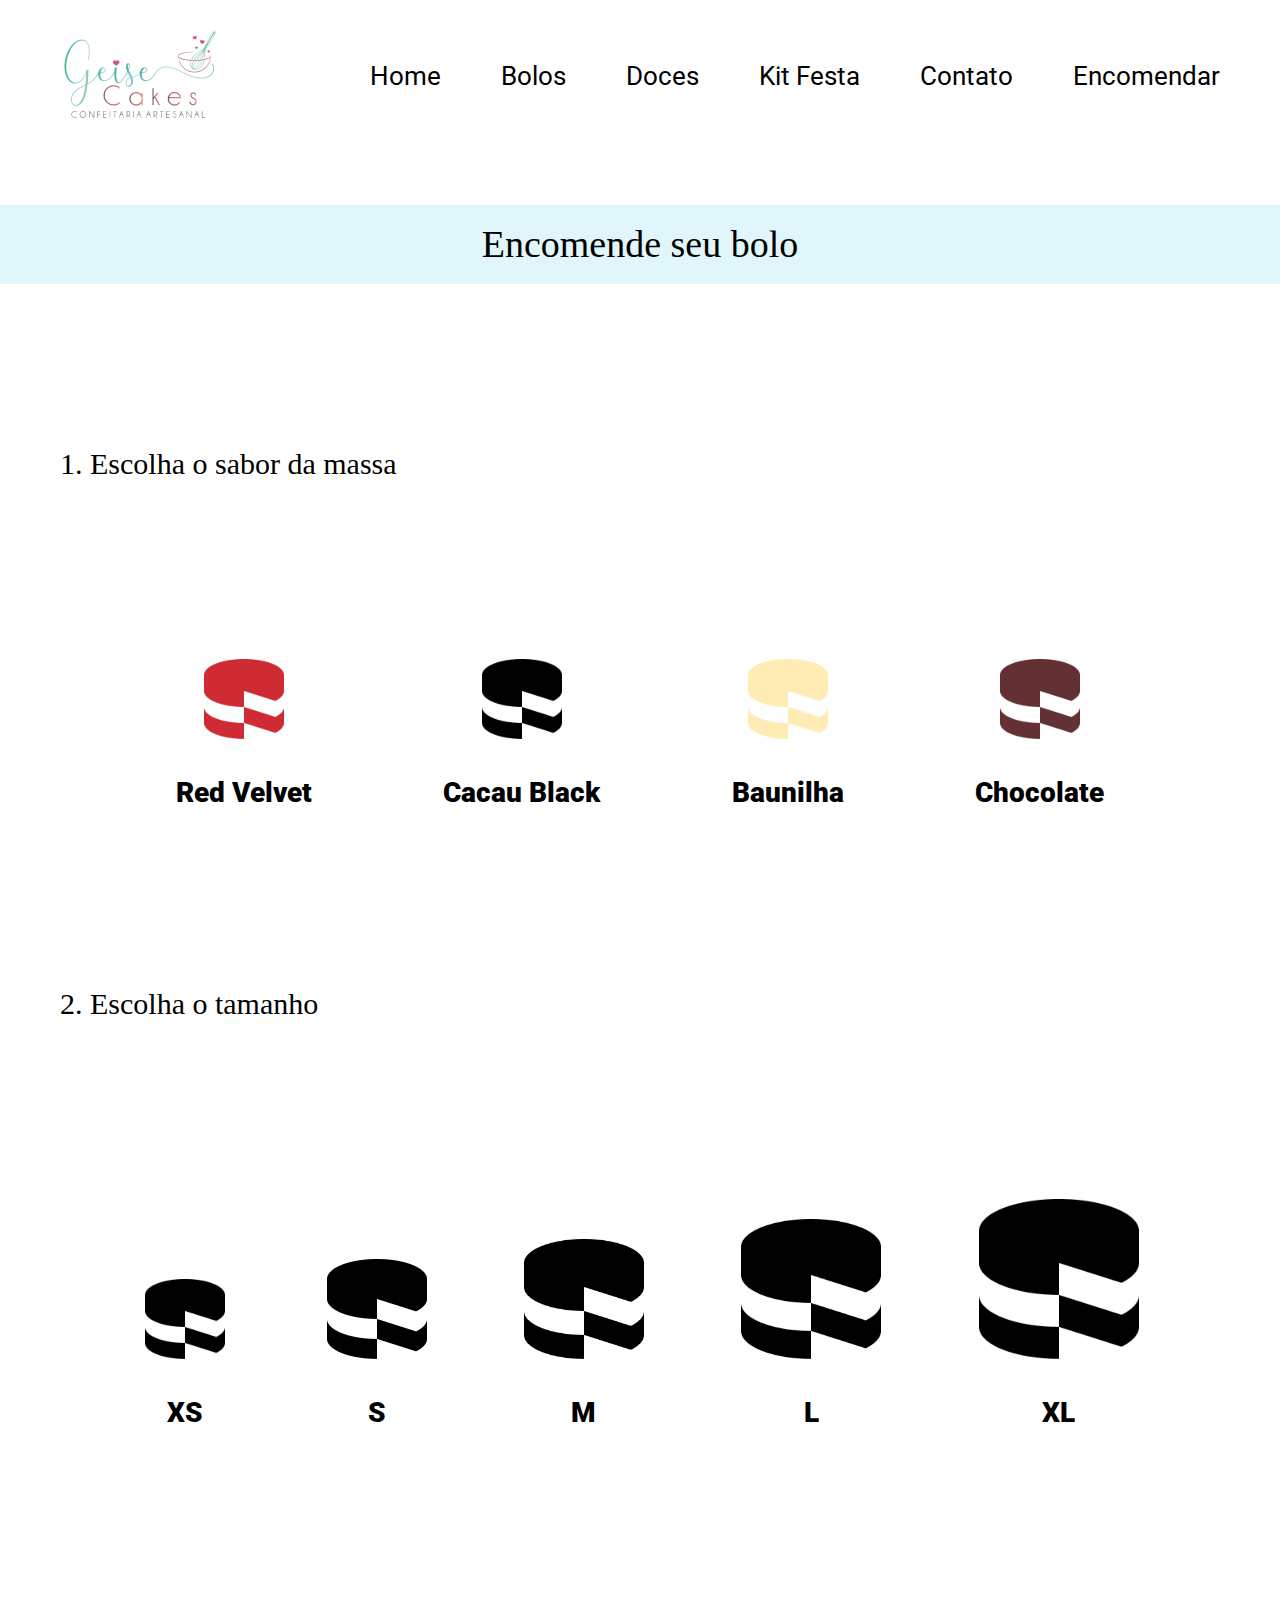
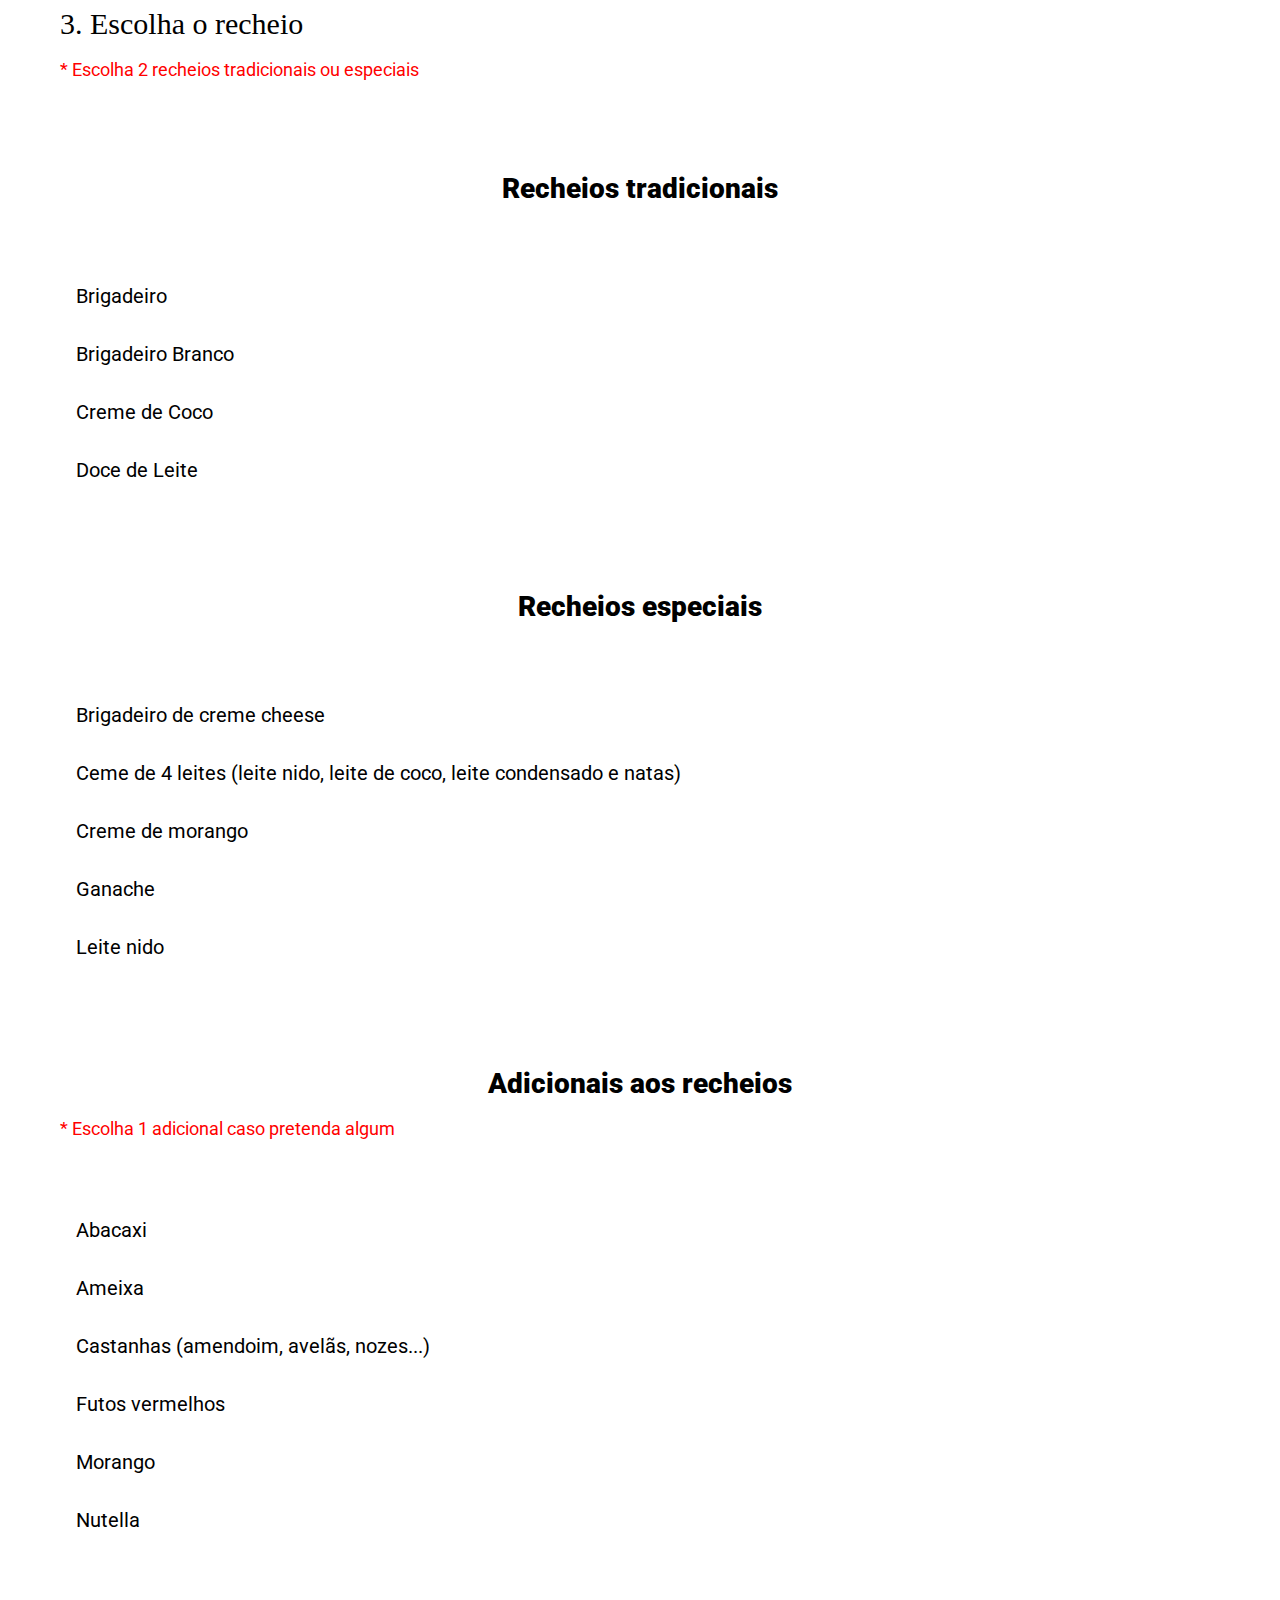
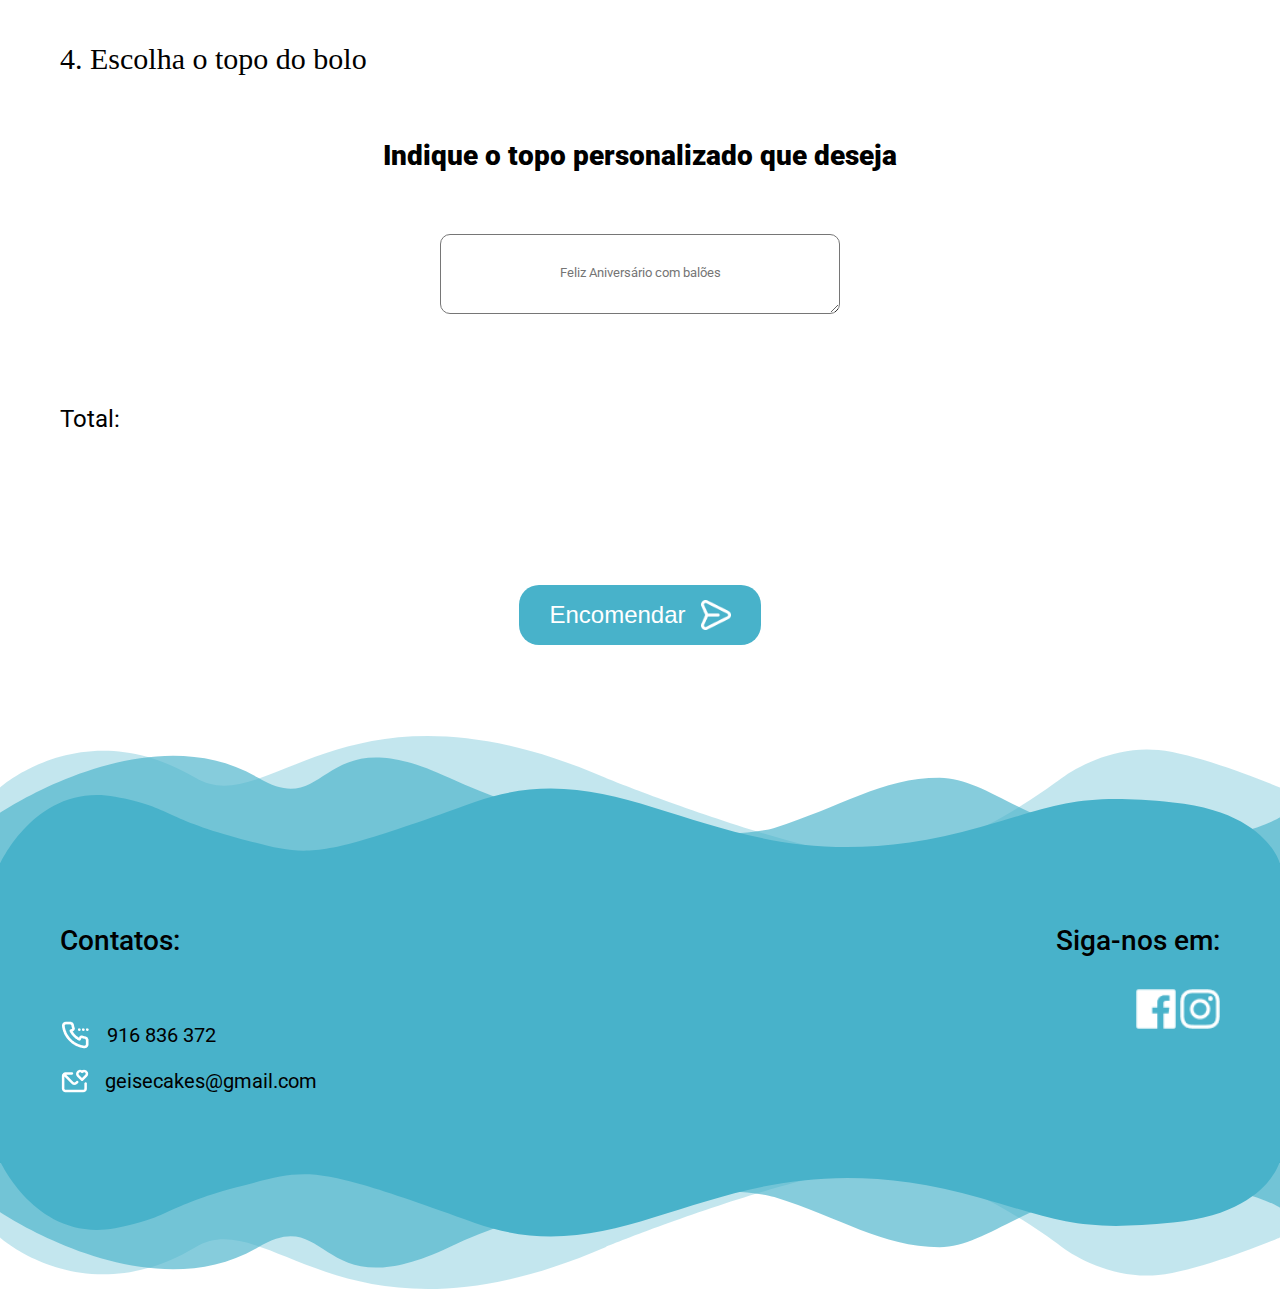
<file: encomendar.html>
<!DOCTYPE html>
<html lang="en">
<head>
    <meta charset="UTF-8">
    <meta name="viewport" content="width=device-width, initial-scale=1.0">
    <link rel="stylesheet" href="css/reset.css">
    <link rel="stylesheet" href="css/style.css">
    <link href='https://fonts.googleapis.com/css?family=Roboto' rel='stylesheet'>
    <link href = " https://fonts.cdnfonts.com/css/milonga " rel = "stylesheet" >
    <title>Encomendar</title>
</head>
<body>
    <header>
		<div class="logo">
            <a href="index.html"> <img src="image/logogeisecakes.png" alt="Logo Geise Cakes"></a>
		</div>
        <nav class="menu">
            <div class="espaco"></div>
            <ul class="conteudo">
                <li class="1 decoracaomenu"> <a href="index.html"> Home</a></li>
                <li class="2 decoracaomenu"> <a href="bolos.html"> Bolos</a></li>
                <li class="3 decoracaomenu"><a href="doces.html">Doces</a></li>
                <li class="4 decoracaomenu"><a href="kitfesta.html">Kit Festa</a></li>
                <li class="5 decoracaomenu"><a href="contato.html">Contato</a></li>
                <li class="6 decoracaomenu"><a href="encomendar.html">Encomendar</a></li>
                
            </ul>
			<button class="buttonclose">X</button>
        </nav>
		<div class="menu-overlay"></div>
		<div class="menu-mobile"></div>
    </header>
    <div class="titulopagina"> <h2>Encomende seu bolo</h2></div>
    <div class="orcamento">
        
        <h3>1. Escolha o sabor da massa</h3>  
            <div class="e1">
				<ul class="padding-top-m escolha">
                    <li> 
                <div class="alinhamento alinhamentomassa" onclick="mostraPreco(this,'precored', 1)">
                    <img class="sabormassa" src="image/massared.png" alt="Massa Bolo Red Velvet"  >
                    <h4>Red Velvet</h4>
                    <div class="edicaoinput preco display-inlineblock"><h4  id="precored">5,00€</h4></div>
                </div>
				</li>
				<li>
                <div class="alinhamento alinhamentomassa" onclick="mostraPreco(this,'precoblack', 1)">
                    <img class="sabormassa" src="image/massablack.png" alt="Massa Bolo Black" >
                    <h4>Cacau Black</h4>
                    <h4 class="preco" id="precoblack">5,00€</h4>
                </div>
				</li>
				<li>
                <div class="alinhamento alinhamentomassa" onclick="mostraPreco(this,'precobaunilia',1)">
                    <img class="sabormassa" src="image/massabaunilia.png" alt="Massa Bolo Baunilia" >
                    <h4>Baunilha</h4>
                    <h4 class="preco" id="precobaunilia">1,00€</h4>
                </div>
				</li>
				<li>
                <div class="alinhamento alinhamentomassa" onclick="mostraPreco(this,'precochocolate',1)">
                    <img class="sabormassa" src="image/massachoc.png" alt="Massa Bolo Chocolate" >
                    <h4>Chocolate</h4>
                    <h4 class="preco" id="precochocolate">1,00€</h4>
                </div>
				</li>
				</ul>
            </div>

        <h3>2. Escolha o tamanho</h3>
            <div class="e2">
			<ul class="padding-top-m escolha tamanhomassa">
				<li>
                <div class="alinhamento alinhamentomassa" onclick="mostraPreco(this,'precoxs', 2)">
                    <img class="tamanhoxs" src="image/massablack.png" alt="tamanho xs"  >
                    <h4>XS</h4>
                    <h4 class="preco" id="precoxs">25,00€</h4>
                </div>
				</li>
				<li>
                <div class="alinhamento alinhamentomassa" onclick="mostraPreco(this,'precos',2)">
                    <img class="tamanhos" src="image/massablack.png" alt="tamanho s"  >
                    <h4>S</h4>
                    <h4 class="preco" id="precos">40,00€</h4>
                </div>
				</li>
				<li>
                <div class="alinhamento alinhamentomassa" onclick="mostraPreco(this,'precom',2)">
                    <img class="tamanhom" src="image/massablack.png" alt="tamanho m"  >
                    <h4>M</h4>
                    <h4 class="preco" id="precom">55,00€</h4>
                </div>
				</li>
				<li>
                <div class="alinhamento alinhamentomassa" onclick="mostraPreco(this,'precol',2)">
                    <img class="tamanhol" src="image/massablack.png" alt="tamanho l"  >
                    <h4>L</h4>
                    <h4 class="preco" id="precol">75,00€</h4>
                </div>
				</li>
				<li>
                <div class="alinhamento alinhamentomassa" onclick="mostraPreco(this,'precoxl',2)">
                    <img class="tamanhoxl" src="image/massablack.png" alt="tamanho xl"  >
                    <h4>XL</h4>
                    <h4 class="preco" id="precoxl">95,00€</h4>
                </div>
				</li>
				</ul>
				</div>

            
        <h3>3. Escolha o recheio</h3>
        <p class="obrigatorio padding-top-xs">* Escolha 2 recheios tradicionais ou especiais</p>
            <div class=" e3 recheio" >
                
                <h4 class="titulo ">Recheios tradicionais</h4>

                <ul class="padding-top-m">
                    <li> <div class="alinhamento" onclick="mostraPreco(this,'precobrigadeiro', 3)">
                            <p>Brigadeiro</p>
                            <p class="preco" id="precobrigadeiro">1,00€</p>
                        </div> </li>

                    <li><div class="alinhamento" onclick="mostraPreco(this,'precobrigdeirobranco',3)">
                        <p>Brigadeiro Branco</p>
                        <p class="preco" id="precobrigdeirobranco">1,00€</p>
                    </div> </li>

                    <li><div class="alinhamento" onclick="mostraPreco(this,'precocremedecoco',3)">
                        <p>Creme de Coco</p>
                        <p class="preco" id="precocremedecoco">1,00€</p>
                    </div> </li>

                    <li><div class="alinhamento" onclick="mostraPreco(this,'precodocedeleite',3)">
                        <p>Doce de Leite</p>
                        <p class="preco" id="precodocedeleite">1,00€</p>
                    </div></li>
                </ul>
                
            </div>

            <div class=" e3 recheio" >
                <h4 class="titulo ">Recheios especiais</h4>

                <ul class="padding-top-m">
                    <li> <div class="alinhamento" onclick="mostraPreco(this,'precobrigadeirocremecheese', 4)">
                            <p>Brigadeiro de creme cheese</p>
                            <p class="preco" id="precobrigadeirocremecheese">2,00€</p>
                        </div> </li>

                    <li><div class="alinhamento" onclick="mostraPreco(this,'precocreme4leites',4)">
                        <p>Ceme de 4 leites (leite nido, leite de coco, leite condensado e natas) </p>
                        <p class="preco" id="precocreme4leites">3,00€</p>
                    </div> </li>

                    <li><div class="alinhamento" onclick="mostraPreco(this,'precocremedemorango',4)">
                        <p>Creme de morango</p>
                        <p class="preco" id="precocremedemorango">2,00€</p>
                    </div> </li>

                    <li><div class="alinhamento" onclick="mostraPreco(this,'precoganache',4)">
                        <p>Ganache</p>
                        <p class="preco" id="precoganache">2,00€</p>
                    </div></li>

                    <li><div class="alinhamento" onclick="mostraPreco(this,'precoleitenido',4)">
                        <p>Leite nido</p>
                        <p class="preco" id="precoleitenido">2,00€</p>
                    </div></li>
                </ul>
            </div>
                
                <div class=" e4 recheio" >
                    <h4 class="titulo padding-top-l ">Adicionais aos recheios</h4>
                    <p class="obrigatorio padding-top-xs">* Escolha 1 adicional caso pretenda algum</p>
    
                    <ul class="padding-top-m">
                        <li> <div class="alinhamento" onclick="mostraPreco(this,'precoabacaxi', 5)">
                                <p>Abacaxi</p>
                                <p class="preco" id="precoabacaxi">1,00€</p>
                            </div> </li>
    
                        <li><div class="alinhamento" onclick="mostraPreco(this,'precoameixa',5)">
                            <p>Ameixa </p>
                            <p class="preco" id="precoameixa">1,00€</p>
                        </div> </li>
    
                        <li><div class="alinhamento" onclick="mostraPreco(this,'precoamendoim',5)">
                            <p>Castanhas (amendoim, avelãs, nozes...) </p>
                            <p class="preco" id="precoamendoim">3,00€</p>
                        </div> </li>
    
                        <li><div class="alinhamento" onclick="mostraPreco(this,'precofrutosvermelhos',5)">
                            <p>Futos vermelhos</p>
                            <p class="preco" id="precofrutosvermelhos">2,00€</p>
                        </div></li>
    
                        <li><div class="alinhamento" onclick="mostraPreco(this,'precomorango',5)">
                            <p>Morango</p>
                            <p class="preco" id="precomorango">1,00€</p>
                        </div></li>

                        <li><div class="alinhamento" onclick="mostraPreco(this,'preconutella',5)">
                            <p>Nutella</p>
                            <p class="preco" id="preconutella">3,00€</p>
                        </div></li>
                    </ul>
                </div>  
            <h3>4. Escolha o topo do bolo</h3>
                <div class="e5 topo padding-top-m">
                    <h4 class="titulo">Indique o topo personalizado que deseja</h4>
                    <div class="content"><textarea class="bloco" name="textarea" placeholder="Feliz Aniversário com balões"></textarea></div>
                </div>
		<div class="resultado">
        <span>Total: </span><span id="resultado"></span>
		</div>

    </div>       
        <div class="btnencomendabolo"> 
            <button class="btnkit" onclick="openModal();">Encomendar<img class="seta" src="image/Vector.png" alt="icon de seta"></button>
        </div>

        
    <section>
        <div><svg class="onda topo" xmlns="http://www.w3.org/2000/svg" viewBox="0 0 1000 100" preserveAspectRatio="none">
                <path class="elementor-shape-fill" opacity="0.33" d="M473,67.3c-203.9,88.3-263.1-34-320.3,0C66,119.1,0,59.7,0,59.7V0h1000v59.7 c0,0-62.1,26.1-94.9,29.3c-32.8,3.3-62.8-12.3-75.8-22.1C806,49.6,745.3,8.7,694.9,4.7S492.4,59,473,67.3z"></path>
                <path class="elementor-shape-fill" opacity="0.66" d="M734,67.3c-45.5,0-77.2-23.2-129.1-39.1c-28.6-8.7-150.3-10.1-254,39.1 s-91.7-34.4-149.2,0C115.7,118.3,0,39.8,0,39.8V0h1000v36.5c0,0-28.2-18.5-92.1-18.5C810.2,18.1,775.7,67.3,734,67.3z"></path>
                <path class="elementor-shape-fill" d="M766.1,28.9c-200-57.5-266,65.5-395.1,19.5C242,1.8,242,5.4,184.8,20.6C128,35.8,132.3,44.9,89.9,52.5C28.6,63.7,0,0,0,0 h1000c0,0-9.9,40.9-83.6,48.1S829.6,47,766.1,28.9z"></path>
            </svg></div>
     
        <div class="footer">
            
            <div class="contatos ct"> 
                <h4>Contatos:</h4> 
                     <p class="telefone " > <img src="image/calling.png" alt=""> 916 836 372</p>
                     <p class="email " > <img src="image/envelope-heart.png" alt=""> geisecakes@gmail.com</p>     
            </div> 
    
            <div class="siga ct">
                <h4>Siga-nos em:</h4>
                <div class="social">
                    <img class="iconsocial" src="image/facebook.png" alt="logo facebook">
                    <img class="iconsocial" src="image/instagram.png" alt="logo instagram">
                </div>
            </div>
        </div>

        <div>
            <svg class="onda" xmlns="http://www.w3.org/2000/svg" viewBox="0 0 1000 100" preserveAspectRatio="none">
                <path class="elementor-shape-fill" opacity="0.33" d="M473,67.3c-203.9,88.3-263.1-34-320.3,0C66,119.1,0,59.7,0,59.7V0h1000v59.7 c0,0-62.1,26.1-94.9,29.3c-32.8,3.3-62.8-12.3-75.8-22.1C806,49.6,745.3,8.7,694.9,4.7S492.4,59,473,67.3z" ></path>
                <path class="elementor-shape-fill" opacity="0.66" d="M734,67.3c-45.5,0-77.2-23.2-129.1-39.1c-28.6-8.7-150.3-10.1-254,39.1 s-91.7-34.4-149.2,0C115.7,118.3,0,39.8,0,39.8V0h1000v36.5c0,0-28.2-18.5-92.1-18.5C810.2,18.1,775.7,67.3,734,67.3z"></path>
                <path class="elementor-shape-fill" d="M766.1,28.9c-200-57.5-266,65.5-395.1,19.5C242,1.8,242,5.4,184.8,20.6C128,35.8,132.3,44.9,89.9,52.5C28.6,63.7,0,0,0,0 h1000c0,0-9.9,40.9-83.6,48.1S829.6,47,766.1,28.9z"></path>
            </svg>
        </div>
    </section>

        <div class="modaloverlay">
            <div class="modal">
                <button class="buttonclose" onclick="closeModal();">X</button>
                <iframe src="formencomendabolo.html" height="400" width="600"></iframe> 
            </div>
        </div>

        


        <script>
            function openModal(){
				var p1=  $('input[name=preco_sabor]').val();
				var p2=  $('input[name=preco_tamanho]').val();
				var p3=  $('input[name=preco_recheio]').val();
				if (p1 == null || p1 == "" || p1 == 0) {
					alert('Escolha a Massa');
				} else if (p2 == null || p2 == "" || p2 == 0) {
					alert('Escolha o Tamanho');
				} else if (p3 == null || p3 == "" || p3 == 0) {
					alert('Escolha o Sabor');
				} else {
					document.querySelector(".modaloverlay").classList.add("open");
				}
            }

            function closeModal(){
                document.querySelector(".modaloverlay").classList.remove("open");
            }
        </script>
    
    

    

    <input type='hidden' name="preco_sabor" value="0">
    <input type='hidden' name="preco_tamanho" value="0">
    <input type='hidden' name="preco_recheio" value="0">
    <input type='hidden' name="preco_especial" value="0">
    <input type='hidden' name="recheio_selecionado" value="0">
    <script src="js/jquery-3.6.4.min.js"></script>
    <script src="js/encomendar.js"></script>
	<script src="js/script.js"></script>
</body>
</html>
</file>
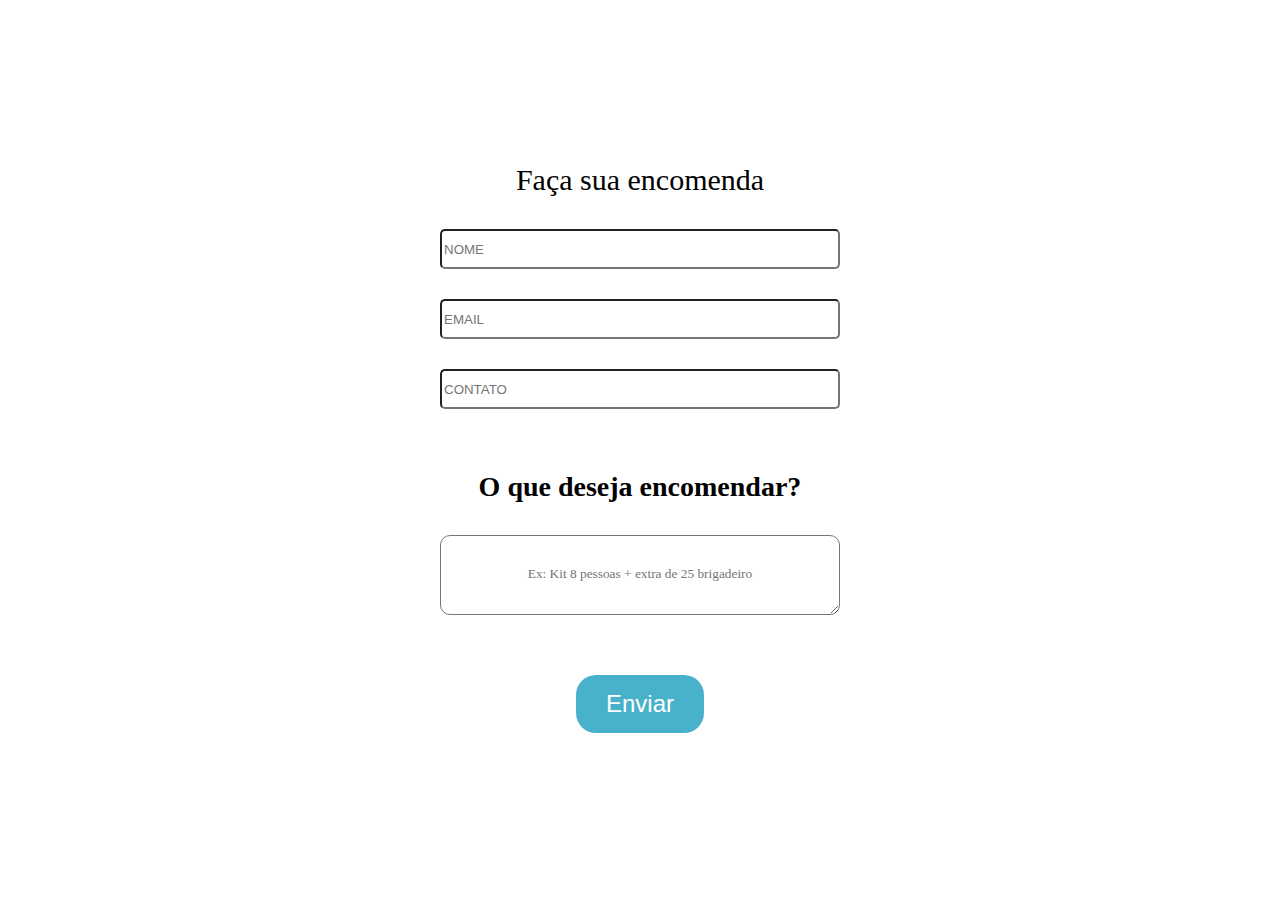
<file: form.html>
<!DOCTYPE html>
<html lang="en">
<head>
    <meta charset="UTF-8">
    <meta name="viewport" content="width=device-width, initial-scale=1.0">
    <link rel="stylesheet" href="css/reset.css">
    <link rel="stylesheet" href="css/style.css">
    
    <title>Document</title>
</head>
<body>
    <div class="main-content">
        <h3 class="text-align-center">Faça sua encomenda</h3>
        <div class="formulario">
            <form action="envio.php" method="post" class="formuenvio">
                <section class="text-align-center">
                    <div class="cl1 margin-bottom-s"> <input class="cl clname" type="text" placeholder="NOME" name="name"></div>
                    <div class="cl2 margin-bottom-s"> <input class="cl clemail" type="email" placeholder="EMAIL" name="email"></div>
                    <div class="cl3 margin-bottom-s"> <input class="cl clcontato" type="number" placeholder="CONTATO" name="contato"></div>
                </section>
                <section >
                    <h4 class="text-align-center padding-top-s">O que deseja encomendar?</h4>
                <div class="areatexto">
                    <div class="content"><textarea class="bloco cltextarea" name="textarea" placeholder="Ex: Kit 8 pessoas + extra de 25 brigadeiro"></textarea></div>
                </div>
                
                    <div class="buttonform">
                        <button class="btnenvioform">
                            <span class="txt">Enviar</span>
                            <span class="loader"></span>
                        </button>
                    </div>
            </form>
        </div>
    </div>

    <script>

        var radios=document.querySelectorAll(".iptescolha");
        for(var i = 0; i < radios.length; i++){
            radios[i].addEventListener("click",function(){
                if(this.value=="kitfesta"){
                    document.querySelector(".intcaixa").style.display="none";
                    document.querySelector(".itnkitf").style.display="block";
                }else if(this.value=="caixadoces"){
                    document.querySelector(".itnkitf").style.display="none";
                    document.querySelector(".intcaixa").style.display="block";
                }else{
                    document.querySelector(".itnkitf").style.display="block";
                    document.querySelector(".intcaixa").style.display="block"; 
                }
            });
        }

        var field1 = document.querySelector('.clname');
        var field2 = document.querySelector('.clemail');
        var field3 = document.querySelector('.clcontato');
        var field4 = document.querySelector('.cltextarea');
        

        document.querySelector(".formuenvio").addEventListener('submit',function(event){
           
            if (field1.value == "" || field1.value == null) {
              alert("Nome brigatorio"); 
              event.preventDefault();
            } else if (field2.value == "" || field1.value == null) {
              alert("Email obrigatorio"); 
              event.preventDefault();
            } else if (field3.value == "" || field1.value == null) {
              alert("Contato obrigatorio"); 
              event.preventDefault();
            } else {
				document.querySelector(".btnenvioform .txt").style.display="none";
				document.querySelector(".btnenvioform .loader").style.display="block";
				document.querySelector(".btnenvioform").style.pointerEvents= "none";
			}
        },false);
     
    </script>
</body>
</html>
</file>
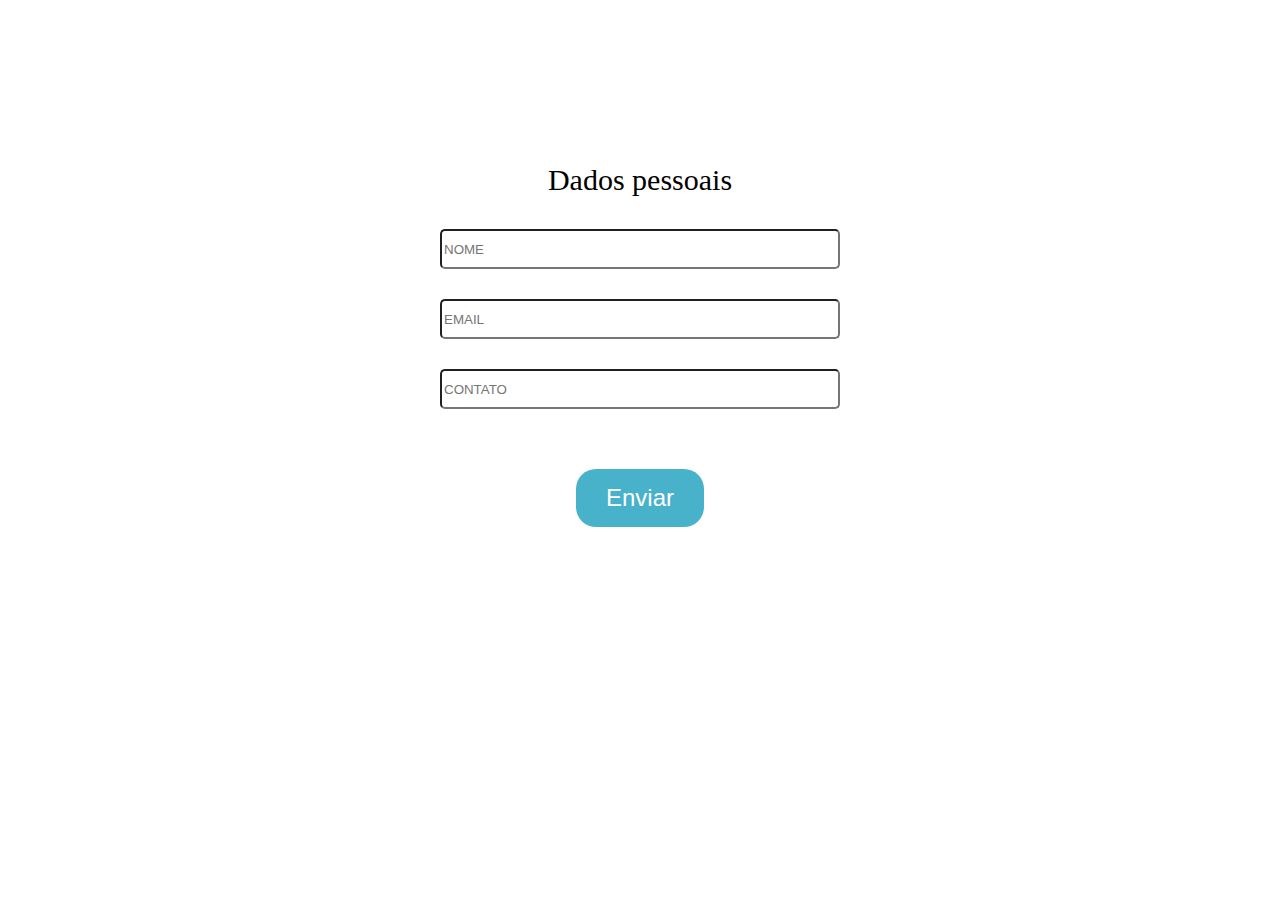
<file: formencomendabolo.html>
<!DOCTYPE html>
<html lang="en">
<head>
    <meta charset="UTF-8">
    <meta name="viewport" content="width=device-width, initial-scale=1.0">
    <link rel="stylesheet" href="css/reset.css">
    <link rel="stylesheet" href="css/style.css">
    
    <title>Document</title>
</head>
<body>
    <div class="main-content">
        <h3 class="text-align-center">Dados pessoais</h3>
        <div class="formulario">
            <form action="envio.php" method="post" class="formuenvio">
                <section class="text-align-center">
                    <div class="cl1 margin-bottom-s"> <input class="cl clname" type="text" placeholder="NOME" name="name"></div>
                    <div class="cl2 margin-bottom-s"> <input class="cl clemail" type="email" placeholder="EMAIL" name="email"></div>
                    <div class="cl3 margin-bottom-s"> <input class="cl clcontato" type="number" placeholder="CONTATO" name="contato"></div>
                </section>
                
                
                    <div class="buttonform">
                        <button class="btnenvioform">
                            <span class="txt">Enviar</span>
                            <span class="loader"></span>
                        </button>
                    </div>
            </form>
        </div>
    </div>

    <script>

        var radios=document.querySelectorAll(".iptescolha");
        for(var i = 0; i < radios.length; i++){
            radios[i].addEventListener("click",function(){
                if(this.value=="kitfesta"){
                    document.querySelector(".intcaixa").style.display="none";
                    document.querySelector(".itnkitf").style.display="block";
                }else if(this.value=="caixadoces"){
                    document.querySelector(".itnkitf").style.display="none";
                    document.querySelector(".intcaixa").style.display="block";
                }else{
                    document.querySelector(".itnkitf").style.display="block";
                    document.querySelector(".intcaixa").style.display="block"; 
                }
            });
        }

        var field1 = document.querySelector('.clname');
        var field2 = document.querySelector('.clemail');
        var field3 = document.querySelector('.clcontato');
        
        document.querySelector(".formuenvio").addEventListener('submit',function(event){
           
            if (field1.value == "" || field1.value == null) {
              alert("Nome brigatorio"); 
              event.preventDefault();
            } else if (field2.value == "" || field1.value == null) {
              alert("Email obrigatorio"); 
              event.preventDefault();
            } else if (field3.value == "" || field1.value == null) {
              alert("Contato obrigatorio"); 
              event.preventDefault();
            } else {
				document.querySelector(".btnenvioform .txt").style.display="none";
				document.querySelector(".btnenvioform .loader").style.display="block";
				document.querySelector(".btnenvioform").style.pointerEvents= "none";
			}
        },false);
     
    </script>
</body>
</html>
</file>
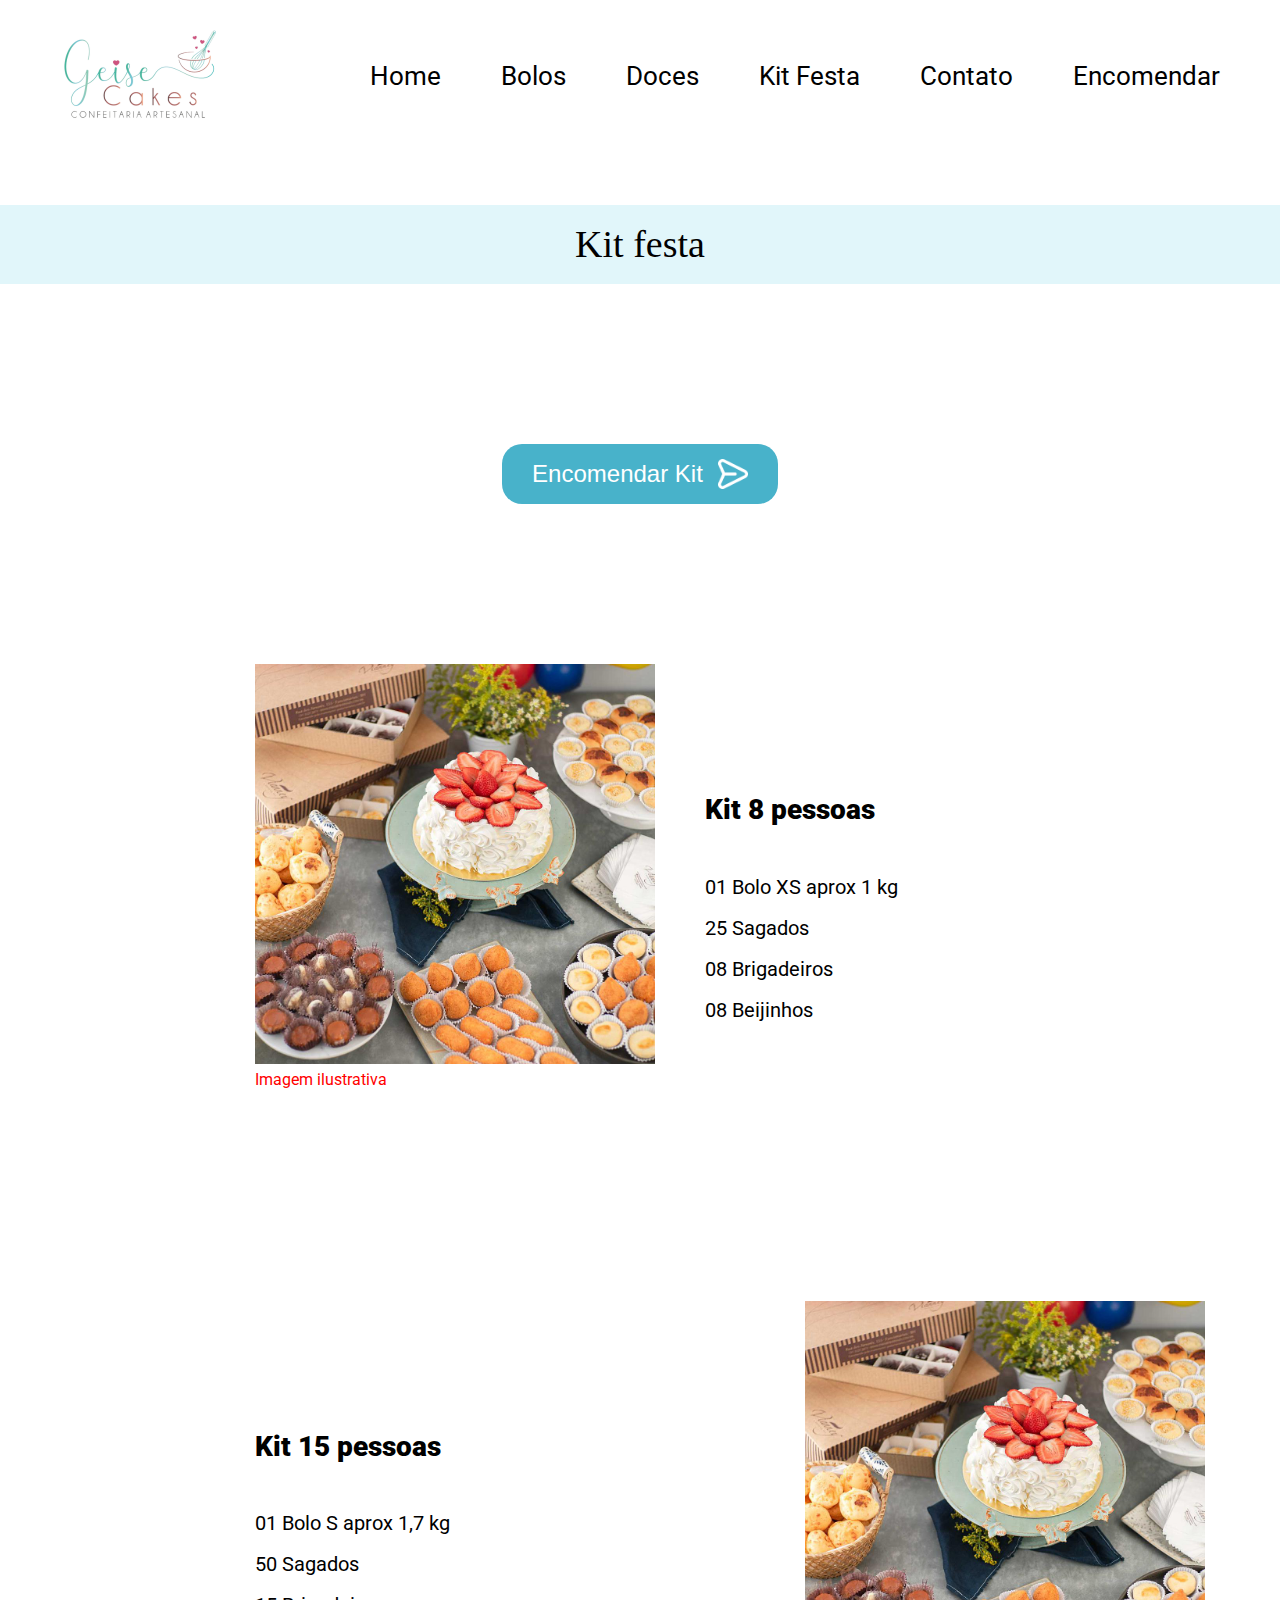
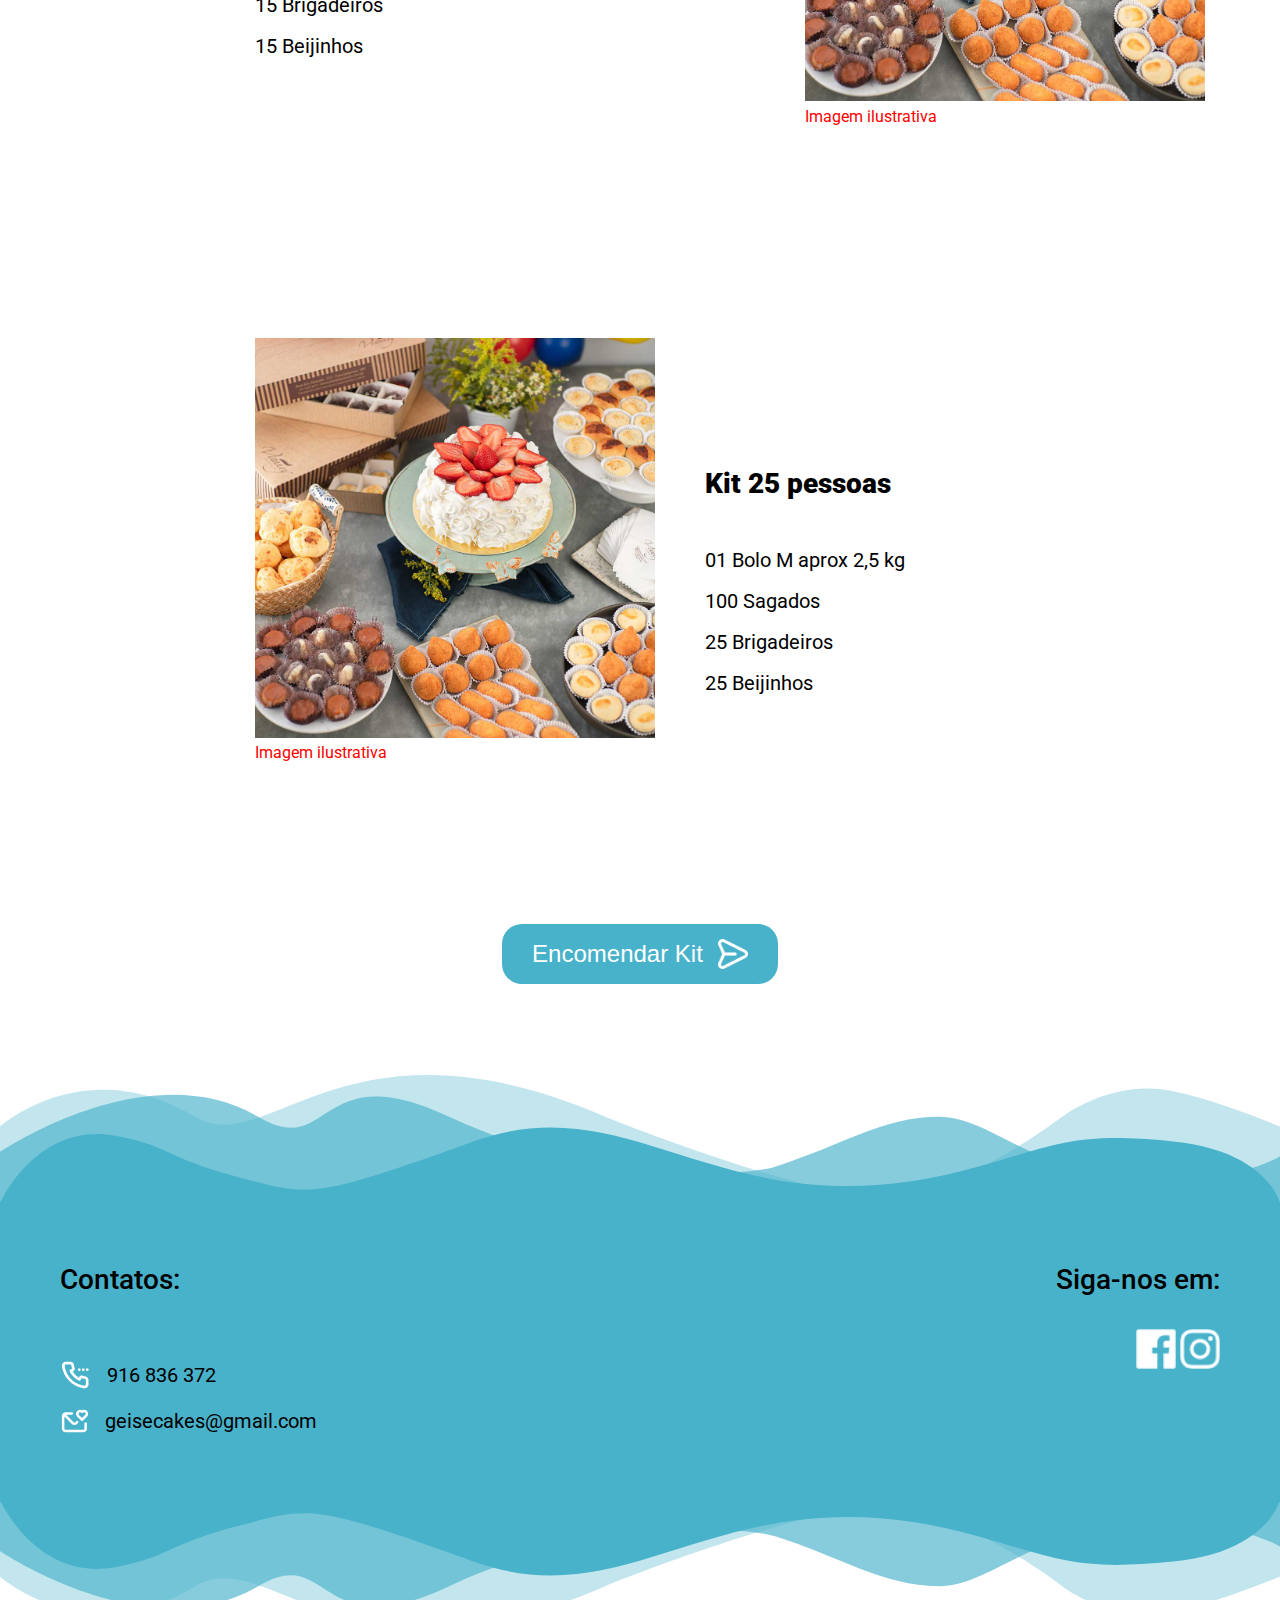
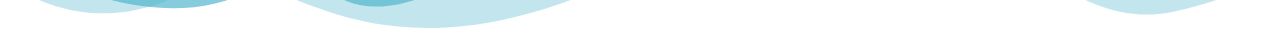
<file: kitfesta.html>
<!DOCTYPE html>
<html lang="en">
<head>
    <meta charset="UTF-8">
    <meta name="viewport" content="width=device-width, initial-scale=1.0">
    <link rel="stylesheet" href="css/reset.css">
    <link rel="stylesheet" href="css/style.css">
    <link href='https://fonts.googleapis.com/css?family=Roboto' rel='stylesheet'>
    <link href = " https://fonts.cdnfonts.com/css/milonga " rel = "stylesheet" >
    <title>Kit Festa</title>
</head>
<body>
    <header>
		<div class="logo">
            <a href="index.html"> <img src="image/logogeisecakes.png" alt="Logo Geise Cakes"></a>
		</div>
        <nav class="menu">
            <div class="espaco"></div>
            <ul class="conteudo">
                <li class="1 decoracaomenu"> <a href="index.html"> Home</a></li>
                <li class="2 decoracaomenu"> <a href="bolos.html"> Bolos</a></li>
                <li class="3 decoracaomenu"><a href="doces.html">Doces</a></li>
                <li class="4 decoracaomenu"><a href="kitfesta.html">Kit Festa</a></li>
                <li class="5 decoracaomenu"><a href="contato.html">Contato</a></li>
                <li class="6 decoracaomenu"><a href="encomendar.html">Encomendar</a></li>
                
            </ul>
			<button class="buttonclose">X</button>
        </nav>
		<div class="menu-overlay"></div>
		<div class="menu-mobile"></div>
    </header>

        <div class="titulopagina"> <h2>Kit festa</h2></div>
    
        <div class="buttonrestantes"> 
            <button class="btnkit" onclick="openModal();">Encomendar Kit<img class="seta" src="image/Vector.png" alt="icon de seta"></button>
        </div>

            <div class="card primeirocard">
                <div class="img imgkit8"> <img src="image/kit.jpg" alt="Kit Festa"><div class="textoilustrativo">Imagem ilustrativa</div> </div>
                
                <div class="textocard">
                        <h4>Kit 8 pessoas</h4>
                        <ul class="textocorrido">
                            <li>01  Bolo XS aprox 1 kg</li>
                            <li>25  Sagados</li>
                            <li>08  Brigadeiros</li>
                            <li>08  Beijinhos</li>
                        </ul>
                        
                </div>
            </div>


            <div class="card segundocard">
                
                <div class="textocard">
                    <h4>Kit 15 pessoas</h4>
                    <ul class="textocorrido">
                        <li>01  Bolo S aprox 1,7 kg</li>
                        <li>50  Sagados</li>
                        <li>15  Brigadeiros</li>
                        <li>15  Beijinhos</li>
                    </ul>
                </div>
                <div class="img imgkit15"> <img src="image/kit.jpg" alt="Kit Festa"><div class="textoilustrativo">Imagem ilustrativa</div></div>
            </div>

            <div class="card">
                <div class="img imgkit25"><img src="image/kit.jpg" alt="Kit Festa"><div class="textoilustrativo">Imagem ilustrativa</div></div>
                <div class="textocard">
                    <h4>Kit 25 pessoas</h4>
                    <ul class="textocorrido">
                        <li>01  Bolo M aprox 2,5 kg</li>
                        <li>100  Sagados</li>
                        <li>25  Brigadeiros</li>
                        <li>25  Beijinhos</li>
                    </ul>
                </div>
            </div>
        
        
            <div class="buttonrestantes"> 
                <button class="btnkit" onclick="openModal();">Encomendar Kit <img class="seta" src="image/Vector.png" alt="icon de seta"></button>
            </div>

            <section>
                <div><svg class="onda topo" xmlns="http://www.w3.org/2000/svg" viewBox="0 0 1000 100" preserveAspectRatio="none">
                        <path class="elementor-shape-fill" opacity="0.33" d="M473,67.3c-203.9,88.3-263.1-34-320.3,0C66,119.1,0,59.7,0,59.7V0h1000v59.7 c0,0-62.1,26.1-94.9,29.3c-32.8,3.3-62.8-12.3-75.8-22.1C806,49.6,745.3,8.7,694.9,4.7S492.4,59,473,67.3z"></path>
                        <path class="elementor-shape-fill" opacity="0.66" d="M734,67.3c-45.5,0-77.2-23.2-129.1-39.1c-28.6-8.7-150.3-10.1-254,39.1 s-91.7-34.4-149.2,0C115.7,118.3,0,39.8,0,39.8V0h1000v36.5c0,0-28.2-18.5-92.1-18.5C810.2,18.1,775.7,67.3,734,67.3z"></path>
                        <path class="elementor-shape-fill" d="M766.1,28.9c-200-57.5-266,65.5-395.1,19.5C242,1.8,242,5.4,184.8,20.6C128,35.8,132.3,44.9,89.9,52.5C28.6,63.7,0,0,0,0 h1000c0,0-9.9,40.9-83.6,48.1S829.6,47,766.1,28.9z"></path>
                    </svg></div>
             
                <div class="footer">
                    
                    <div class="contatos ct"> 
                        <h4>Contatos:</h4> 
                             <p class="telefone " > <img src="image/calling.png" alt=""> 916 836 372</p>
                             <p class="email " > <img src="image/envelope-heart.png" alt=""> geisecakes@gmail.com</p>     
                    </div> 
            
                    <div class="siga ct">
                        <h4>Siga-nos em:</h4>
                        <div class="social">
                            <img class="iconsocial" src="image/facebook.png" alt="logo facebook">
                            <img class="iconsocial" src="image/instagram.png" alt="logo instagram">
                        </div>
                    </div>
                </div>
    
                <div>
                    <svg class="onda" xmlns="http://www.w3.org/2000/svg" viewBox="0 0 1000 100" preserveAspectRatio="none">
                        <path class="elementor-shape-fill" opacity="0.33" d="M473,67.3c-203.9,88.3-263.1-34-320.3,0C66,119.1,0,59.7,0,59.7V0h1000v59.7 c0,0-62.1,26.1-94.9,29.3c-32.8,3.3-62.8-12.3-75.8-22.1C806,49.6,745.3,8.7,694.9,4.7S492.4,59,473,67.3z" ></path>
                        <path class="elementor-shape-fill" opacity="0.66" d="M734,67.3c-45.5,0-77.2-23.2-129.1-39.1c-28.6-8.7-150.3-10.1-254,39.1 s-91.7-34.4-149.2,0C115.7,118.3,0,39.8,0,39.8V0h1000v36.5c0,0-28.2-18.5-92.1-18.5C810.2,18.1,775.7,67.3,734,67.3z"></path>
                        <path class="elementor-shape-fill" d="M766.1,28.9c-200-57.5-266,65.5-395.1,19.5C242,1.8,242,5.4,184.8,20.6C128,35.8,132.3,44.9,89.9,52.5C28.6,63.7,0,0,0,0 h1000c0,0-9.9,40.9-83.6,48.1S829.6,47,766.1,28.9z"></path>
                    </svg>
                </div>
            </section>

            <div class="modaloverlay">
                <div class="modal">
                    <button class="buttonclose" onclick="closeModal();">X</button>
                    <iframe src="form.html" height="600" width="600"></iframe> 
                </div>
            </div>

            


            <script>
                function openModal(){
                    document.querySelector(".modaloverlay").classList.add("open");
                }

                function closeModal(){
                    document.querySelector(".modaloverlay").classList.remove("open");
                }
            </script>
			
			<script src="js/script.js"></script>
</body>
</html>
</file>
<file: css/style.css>
:root{
    /* Typography - Size */
   
    --font-size-h1: 2.75rem; /*44px*/
    --font-size-h2: 2.375rem; /*38px*/
    --font-size-h3: 1.875rem; /*30px*/
    --font-size-h4: 1.75rem; /*28px*/

    --font-size-menu: 1.625rem; /*26px*/

    --font-size-xl: 1.875rem; /*30px*/
    --font-size-l: 1.5rem; /*24px*/
    --font-size-m: 1.25rem; /*20px*/
    --font-size-s: 1.125rem; /*18px*/
 
     /* Space - Size */

     --space-xs: 15px;
    --space-s: 30px;
    --space-m: 60px;
    --space-l: 90px;
    --space-xl: 160px;
    --space-xxl: 210px;
  
}

/* Margin*/

.margin-bottom-s {margin-bottom: var(--space-s);}
.margin-bottom-m {margin-bottom: var(--space-m);}
.margin-bottom-l {margin-bottom: var(--space-l);}
.margin-bottom-xl {margin-bottom: var(--space-xl);}
.margin-bottom-xxl {margin-bottom: var(--space-xxl);}

.margin-left-s {margin-left: var(--space-s);}
.margin-left-m {margin-left: var(--space-m);}
.margin-left-l {margin-left: var(--space-l);}
.margin-left-xl {margin-left: var(--space-xl);}
.margin-left-xxl {margin-left: var(--space-xxl);}

.margin-top-xs {margin-top: var(--space-xs);}
.margin-top-s {margin-top: var(--space-s);}
.margin-top-m {margin-top: var(--space-m);}
.margin-top-l {margin-top: var(--space-l);}
.margin-top-xl {margin-top: var(--space-xl);}
.margin-top-xxl {margin-top: var(--space-xxl);}

.margin-right-s {margin-right: var(--space-s);}
.margin-right-m {margin-right: var(--space-m);}
.margin-right-l {margin-right: var(--space-l);}
.margin-right-xl {margin-right: var(--space-xl);}
.margin-right-xxl {margin-right: var(--space-xxl);}


/* Padding*/


.padding-bottom-s {padding-bottom: var(--space-s);}
.padding-bottom-m {padding-bottom: var(--space-m);}
.padding-bottom-l {padding-bottom: var(--space-l);}
.padding-bottom-xl {padding-bottom: var(--space-xl);}
.padding-bottom-xxl {padding-bottom: var(--space-xxl);}

.padding-left-s {padding-left: var(--space-s);}
.padding-left-m {padding-left: var(--space-m);}
.padding-left-l {padding-left: var(--space-l);}
.padding-left-xl {padding-left: var(--space-xl);}
.padding-left-xxl {padding-left: var(--space-xxl);}

.padding-top-xs {padding-top: var(--space-xs);}
.padding-top-s {padding-top: var(--space-s);}
.padding-top-m {padding-top: var(--space-m);}
.padding-top-l {padding-top: var(--space-l);}
.padding-top-xl {padding-top: var(--space-xl);}
.padding-top-xxl {padding-top: var(--space-xxl);}

.padding-right-s {padding-right: var(--space-s);}
.padding-right-m {padding-right: var(--space-m);}
.padding-right-l {padding-right: var(--space-l);}
.padding-right-xl {padding-right: var(--space-xl);}
.padding-right-xxl {padding-right: var(--space-xxl);}

.text-align-center {text-align: center;}
.display-inlineblock{display: inline-block;}


  
    
body{
     font-family: "Roboto";
     line-height: 1.3;

        
}

h2{
        font-size: var(--font-size-h2);
}
    

h3{
        font-size: var(--font-size-h3);
}

h4{
        font-size: var(--font-size-h4);
        font-weight: 900;
}
    

   
header{
	display: flex;
    min-height: 80px;
    width: 100%;
        
}

.logo{
        
    display: inline-block;
    height: 85px;
    margin: 30px 30px 30px 60px;
    width: 160px;
}
    
.menu{
    display:flex;
    height: 145px;
    width: 100%;
}
    
.menu .espaco{
   flex: 1;
}

.menu-overlay {
	display: none;
}

    
.conteudo{
    display: inline-flex;
    gap: 60px;
    height: 25px;
    margin: var(--space-m) ;
}

.conteudo li{
    display: inline-flex;
    font-size: var(--font-size-menu);
        
}

    li a:hover{
       color: #48B2CA;
    }

    .decoracaomenu{
        color: black;
        
    }

    a{
        color: black;
        text-decoration: none;
      
    }


    .imagemHome{
        background-image: url("../image/boloredvelvet.png");
        background-position: center;
        background-size: cover;
        font-family: "milonga";
        height:1103px; 
        width: 100%;
        
        
        
    }
    .chamadadeacao{
        color:  white;
        padding: var(--space-m);
        text-align: right ;
        
        
    }

    h1{
        font-size: var(--font-size-h1);
        font-family: "milonga";
    }

    button{
        align-items: center;
        background-color: #48B2CA;
        border-radius: 20px;
        border: 0;
        color: white;
        cursor: pointer;
        display: inline-flex;
        font-size: var(--font-size-l);
        gap: 15px;
        padding: 15px 30px;
        text-decoration: none;
        
    }

    .edicaobutton{
        margin-top: var(--space-s);
    }

    .seta{
        text-align: center;
        height: 30px;
        width: 30px;
    }

    .sobre{
        
        font-size: var(--font-size-h2); 
        padding-top: var(--space-xl);
        text-align: center;
        width: 100%;
    }
    
    .h2sobre{
        font-family: "milonga";
       
    }
    .paragrafosobre{
        color: #595959;
        padding-left: var(--space-xl);
        text-align: justify;

    }

    .paragrafosobre p{
        font-size: var(--font-size-s);
    }

    .conteudosobre{
        align-items: center;
        display: flex;
        line-height: 1.65;
        padding: var(--space-l);
       
    }
    


    .imagens{
        display: flex;
        height: 450px;
        width: 100%;
    }

    .imgsobre{
    filter: drop-shadow(5px 3px 5px #999);
    }

    .pagina{
        
        
        flex:1 ;
        font-family: "milonga";
        font-size: var(--font-size-h1);
        position: relative;
        
        

    }

    .decoracao{
        align-items: flex-end;
        color: white;
        display: flex;
        font-family: 'milonga';
        height: 100%;
        justify-content: center;
        padding-bottom: var(--space-m);
        position: relative;
        text-align: center; 
        z-index: 1;
    }

    .bolo{
        background-image: url("../image/bolo.png");
        background-size: cover;
       

    }

    .doces{
        background-image: url("../image/brigadeiro.jpg");
        background-size: cover;

    }

    .kitfesta{
        background-image: url("../image/kitfesta.jpg");
        background-size: cover;

    }

    .gradiente{
        background-image: linear-gradient(to top, rgba(0, 0, 0, 1), rgba( 0, 0, 0, 0));
        height: 210px;
        bottom: 0;
        width: 100%;
        position: absolute;
    }
    
    .footer{
        background-color: #48B2CA;
        display: flex;
        justify-content: space-between;
        height: 300px;
        padding:var(--space-m);
        width: 100%;
        
        
    }

    
    
    .telefone{
        align-items: center;
        display: flex;
        gap: 15px;
        padding-top: var(--space-m);
    }

    .email{
        align-items: center;
        display: flex;
        gap: var(--space-xs);
        font-size: var(--font-size-m);
        padding-top: var(--space-xs);
    }

    

.social{
    padding-top:var(--space-s);
    text-align: right;
            
}

.iconsocial{
    height: 40px;
    width: 40px;
}

/* *****************************************fim home*************************************************************/

/*inico pagina bolos*/

.titulopagina{
    background-color: #E1F6FA;
    font-family: "milonga";
    margin-top:var(--space-m);
    text-align: center;
   
}

.titulopagina h2{
    padding: var(--space-xs) 0 var(--space-xs) 0;
}


.card{
    align-items: center;
    display: flex;
	gap: 50px;
    justify-content: space-between;
	margin: 0 auto;
    margin-top: var(--space-xxl);
	max-width: 950px;
    padding-left: var(--space-l);
    padding-right: var(--space-l);
}

.primeirocard{
    margin-top:var(--space-xl);
}

.card .img{
    display: inline-block;
}

.card .img img{
    height: 400px;
    width: 400px;
}
.card p{
    color: #595959;
}





.card .textocard{
    display: inline-block;
    font-size: var(--font-size-m);
	padding-top: var(--space-m);
}

.textocorrido{ 
    min-height: var(--space-m);
    padding-top: var(--space-s);
}

.buttonrestantes{
    display: flex;
    justify-content: center;
    margin-top: var(--space-xl);
}


.textocorrido {
	width: 500px;
}



/* *****************************************fim bolos*************************************************************/
/*inico pagina doces*/

.textocorrido li{ 
    padding-top: var(--space-xs);
}


/* *****************************************fim Doces*************************************************************/
/*inico pagina kit festa*/

.textoilustrativo{
    color: red;
}

.btnenvioform{
    border-radius: 20px;
}

.btnenvioform .loader{
    display: none;
}

.buttonform{
    margin-top: var(--space-m);
    text-align: center;
}

/* *****************************************fim Kit festa*************************************************************/
/*inico pagina contato*/

.subtitulo{
    margin-top:var(--space-xl);
    text-align: center;
}

.horario h3{
    font-family: "milonga";
    font-size: var(--font-size-h3);
    margin-top: var(--space-l);
}

.card.cardrelogio{
    margin-top: var(--space-l);
    
}

.card .img.imgrelogio{
    align-items: center;
    display: flex;
    justify-content: center;
    
    
}

.card .img .relogio{
    height: 200px;
    width: 200px;
}

.textocorridorelogio{
    min-height: var(--space-m);
}

.card.cardrelogio{
    justify-content: center;
    gap: var(--space-xl);
}

.contatos.form{
    align-items: center;
    background-color: #E1F6FA;
    height: 250px;
    margin-top: var(--space-l);
    display: flex;
}

.teleemail{
    display: flex;
    gap: var(--space-xl);
    justify-content: center;
    padding-top: var(--space-m);
}

.contatos h3{
    font-family: "milonga";
}

.emailcont{
    padding-top: var(--space-m);
}

.divcontatos{
    padding-left: var(--space-m);
    width: 100%;
}

.divcontatos .telefone{
    padding-top: 0;
}
.divcontatos .email{
    padding-top: 0;
}


.onda path:nth-child(1){
    fill:#48B2CA;
}
.onda path:nth-child(2){
    fill: #48B2CA;
}
.onda path:nth-child(3){
    fill: #48B2CA;
}

.onda.topo{
    display: block;
    transform: translateY(1px) scaleY(-1);
    padding-bottom: var(--space-l);
}

.onda{
	transform: translateY(-2px);
}

.ct h4{
    font-weight: 500;
}





/* *****************************************fim contato*************************************************************/
/*inico pagina modal*/
.main-content{
    padding-top: var(--space-xl);
}

.modal{
    width: 600px;
    position: absolute;
    background-color: #ffff;
    top: 100px;
    left: calc(50vw - 250px);
   
}

.buttonclose{
    border-radius: 0;
    color: black;
    background-color: #ffff;
    position: absolute;
    right: 0px;
    
}


.modaloverlay{
    opacity: 0;
    pointer-events: none;
    position: fixed;
    top: 0;
    height: 100%;
    width: 100%;
    background-color: rgba( 0, 0, 0, 0.2);
    transition: all 300ms ease;

}

.modaloverlay.open{
    opacity: 1;
    pointer-events: all;
}

.cl{
    border-radius: 5px;
    height: 40px;
    width: 400px;
}

.formulario{
    padding-top: var(--space-s);
}

.areatexto .content{
    padding-top: var(--space-s);
}

.content .bloco{
    width: 400px;
}

.loader {
    width: 25px;
    height: 25px;
    border: 5px solid #FFF;
    border-bottom-color: transparent;
    border-radius: 50%;
    display: inline-block;
    box-sizing: border-box;
    animation: rotation 1s linear infinite;
}

@keyframes rotation {
    0% {
        transform: rotate(0deg);
    }
    100% {
        transform: rotate(360deg);
    }
    }

/* *****************************************fim modal*************************************************************/

/*inico pagina encomendar*/

.orcamento{
    padding: 160px var(--space-m) var(--space-m) var(--space-m);
}

.orcamento h3{
    font-family: "milonga";
    font-size: var(--font-size-h3);
    padding-top: var(--space-l);
}

.orcamento h3:first-of-type{

    padding-top: 0;
}

.orcamento .alinhamento {
	border: 1px solid #fff;
	border-radius: 10px;
	padding: var(--space-xs);
	transition: all 200ms ease;
}
		
.orcamento .alinhamento:hover {
	background-color: #fbfbfb;
}
		
.orcamento .alinhamento.selected {
	border: 1px solid #ccc;
}

.escolha{
    display: flex;
    justify-content: space-evenly;
    padding-top: var(--space-xl);
}

.e1 h4, .e2 h4{
    text-align: center;
    font-weight: 900;
}

.alinhamento h4{
    padding-top: var(--space-s);
}

.preco{
    opacity: 0;
}

.alinhamento.selected .preco{
    opacity: 1;
}

.sabormassa{
    height: 80px;
    width: 80px;
}

.tamanhomassa{
    align-items: self-end;
}


.tamanhoxs{
    height: 80px;
    width: 80px;
}

.tamanhos{
    height: 100px;
    width: 100px;
}
.tamanhom{
    height: 120px;
    width: 120px;
}

.tamanhol{
    height: 140px;
    width: 140px;
}
.tamanhoxl{
    height: 160px;
    width: 160px;
}

.resultado{
    font-size: var(--font-size-l);
    padding-top: var(--space-l);
}


.recheio .preco{
    display: inline-block;
}

h4.titulo{
   
   text-align: center;
   
}

.obrigatorio{
    color: red;
    font-size: var(--font-size-s);
}

.e3{
    display: flex;
    flex-direction: column;
    padding-top: var(--space-l);
    
}
.alinhamentomassa{
    text-align: center
}

.e3 .alinhamento, .e4 .alinhamento{
    display: flex;
}

.e3 .alinhamento p:first-of-type, .e4 .alinhamento p:first-of-type{
    flex: 1;
}



.e3 .alinhamento li:first-of-type,.e4 .alinhamento li:first-of-type{
    padding-top: var(--space-m);
}

p{
    font-size: var(--font-size-m);
    
}


.content{
   display: flex;
   justify-content: center;
   padding-top: var(--space-m);
}

.bloco{
    border-radius: 10px;
    height: 80px;
    width: 700px;
    padding-top: var(--space-xs);
    text-align: center;
} 

textarea::placeholder{
    font-family: "Roboto";
    padding-top: var(--space-xs);
}

.btnencomendabolo{
    display: flex;
    justify-content: center;
    padding-top: var(--space-l);
}


.menu .buttonclose {
	display: none;
}





@media (max-width: 768px){

    :root{
          /* Typography - Size */


    --font-size-h1: 2.375rem; /*38px*/
    --font-size-h2:  2rem; /*32px*/
    --font-size-h3: 1.875rem; /*30px*/
    --font-size-h4: 1.75rem; /*28px*/

    --font-size-menu: 1.625rem; /*26px*/

    --font-size-xl: 1.5rem; /*24px*/
    --font-size-l: 1.25rem; /*20px*/
    --font-size-m: 1.125rem; /*18px*/
    --font-size-s: 0.875rem; /*16px*/
     

        --space-xs: 10px;
        --space-s: 15px;
        --space-m: 30px;
        --space-l: 60px;
        --space-xl: 90px;
        --space-xxl: 120px;
		
		
		/* Encomendar */
		--image-size-2: 40px;
    }

}





    @media (max-width: 768px) {
		
		.logo{
			margin: var(--space-m);
		}
		
        .imagemHome {
            background-size: cover;
            height: 350px;
        }
        
        .card{
            flex-direction: column;
        }

        .seta {
            display: none;
        }

        .imgsobre img{
            height: 350px;
        }

        .conteudosobre{
            flex-direction: column;
        }

        .paragrafosobre {
            padding-left: 0;

        }

        .sobre h2{
            font-size: var(--font-size-h4);
        }
    
		/* Menu */
       .menu{
            position: absolute;
			right: 0;
			top: 0;
			width: 80%;
			flex-direction: column;
			background-color: #48B2CA;
			margin: 0;
			height: 100%;
			z-index: 1;
			overflow: hidden;
			transition: all 500ms ease;
			max-width: 0;
        }
		
		body.menu-open {
			overflow: hidden;
		}
		
		.menu .conteudo {
			margin-top: var(--space-xl);
			text-align: center;
		}
		
		.menu .conteudo li {
			display: inline-block;
		}
		
		.menu-open .menu{
			max-width: 100%;
		}
		
		.menu-overlay {
			background-color: #000;
			bottom: 0;
			display: block;
			left: 0;
			opacity: 0;
			pointer-events: none;
			position: absolute;
			top: 0;
			transition: all 500ms ease;
			right: 0;
		}
		
		.menu-open .menu-overlay {
			opacity: 0.3;
			pointer-events: all;
		}
		
		.menu .buttonclose {
			background: transparent;
			color: #fff;
			display: block;
			height:var(--space-l);
			padding: 0;
			width: 60px;
		}
		
		.menu-mobile,
		.menu-mobile:before,
		.menu-mobile:after {
			background: #000;
			height: 4px;
			position: absolute;
			width: 30px;
		}
		
		.menu-mobile {
			right: 20px;
			top: 70px;
		}
		
		.menu-mobile:before {
			content: "";
			top: -9px;
		}
		
		.menu-mobile:after {
			content: "";
			top: 9px;
		}
		
		.menu .espaco {
			display: none;
		}
		
		.menu a {
			color: #fff;
			white-space: nowrap;
		}

        .conteudo{
            flex-direction: column;
			position: relative;
			z-index: 2;
        }

        .imagens {
            height: 1000px;
            flex-direction: column;
        }

        .textocorrido {

            text-align: justify;
        }

        .card .img img {
            height: 350px;
            width: 350px;
        }
		
		.segundocard .textocard {
			order: 2;
		}

        /*contato*/

        .card .img .relogio {
            height: 150px;
            width: 150px;
        }

        .teleemail{
            flex-direction: column;
            gap: var(--space-m);
        }
		
		/* Modal */
		.modal {
			left: 10px;
			right: 10px;
			width: calc(100% - 20px);
		}
		
		.cl {
			width: 90%;
		}
		
		iframe {
			margin: 0 20px;
			width: calc(100% - 40px);
		}

        /*footer*/

        .footer {
            align-items: center;
            flex-direction: column;
            height: auto;
			gap: var(--space-m);
        }

        .ct{
            text-align: center;
        }

        .social {
            text-align: center;
        }


		/* Bolos */
		.textocorrido {
			width: auto;
		}

        /*encomendar*/
        .orcamento {
            padding: 160px 30px 30px 30px;
        }
		
		.orcamento h4 {
			font-size: var(--space-s);
		}
		
		.sabormassa {
			height: 45px;
			width: 45px;
		}
		
		.tamanhoxs {height: var(--image-size-2); width: var(--image-size-2);}
		.tamanhos {height: calc(var(--image-size-2) + 5px); width: calc(var(--image-size-2) + 5px);}
		.tamanhom {height: calc(var(--image-size-2) + 10px); width: calc(var(--image-size-2) + 10px);}
		.tamanhol {height: calc(var(--image-size-2) + 15px); width: calc(var(--image-size-2) + 15px);}
		.tamanhoxl {height: calc(var(--image-size-2) + 20px); width: calc(var(--image-size-2) + 20px);}
    }
</file>
